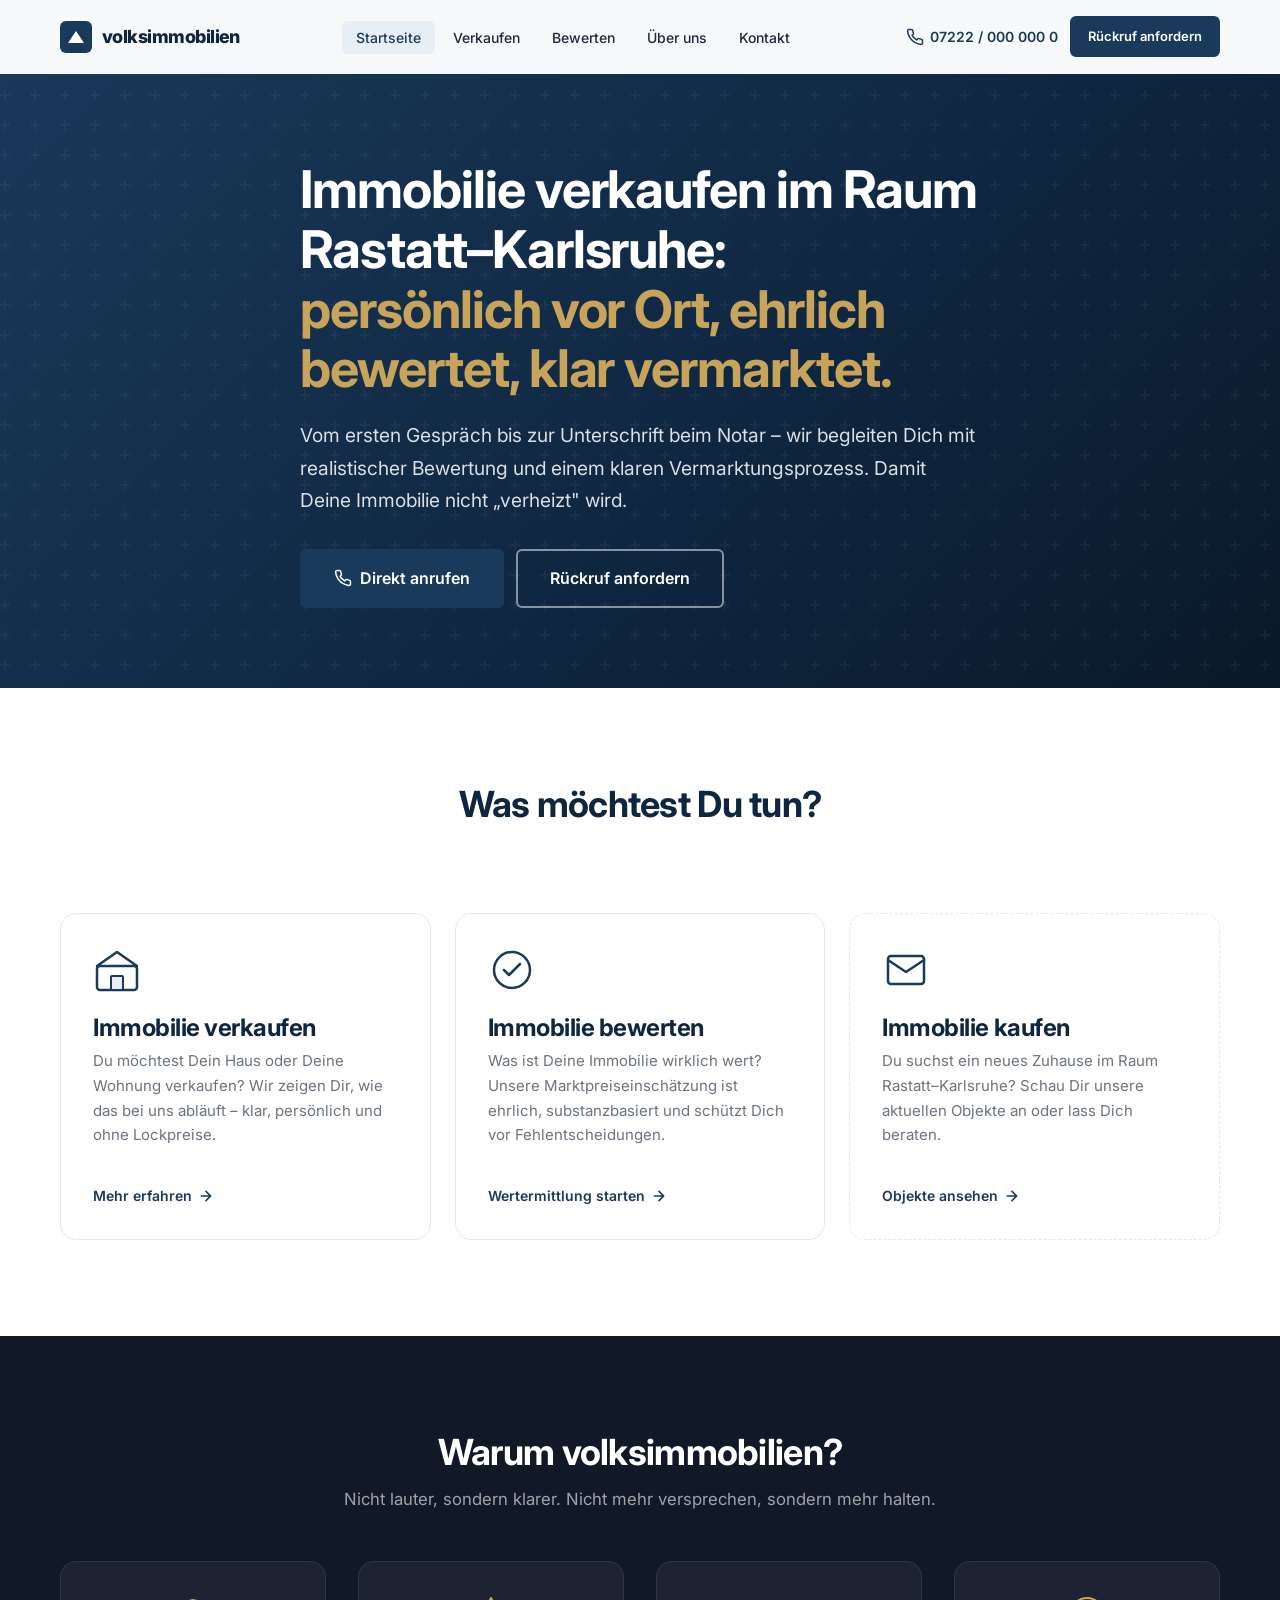
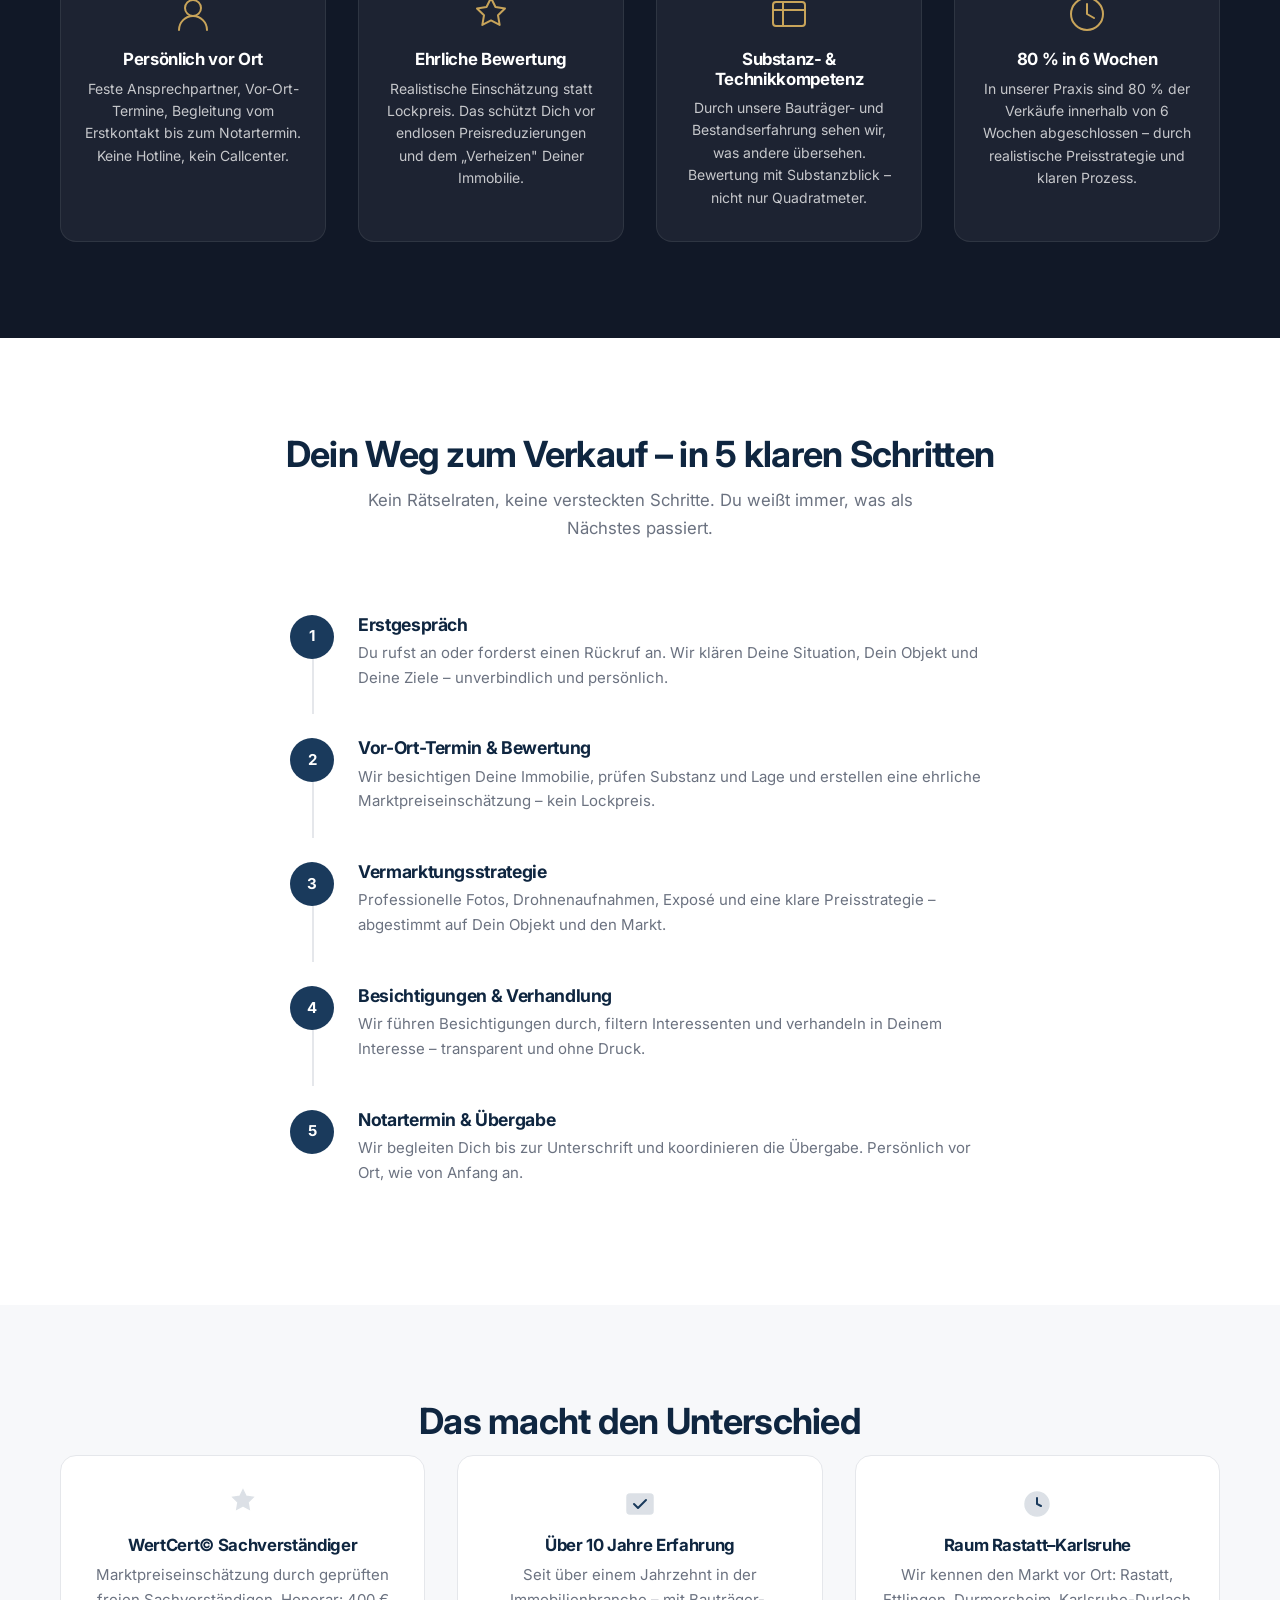
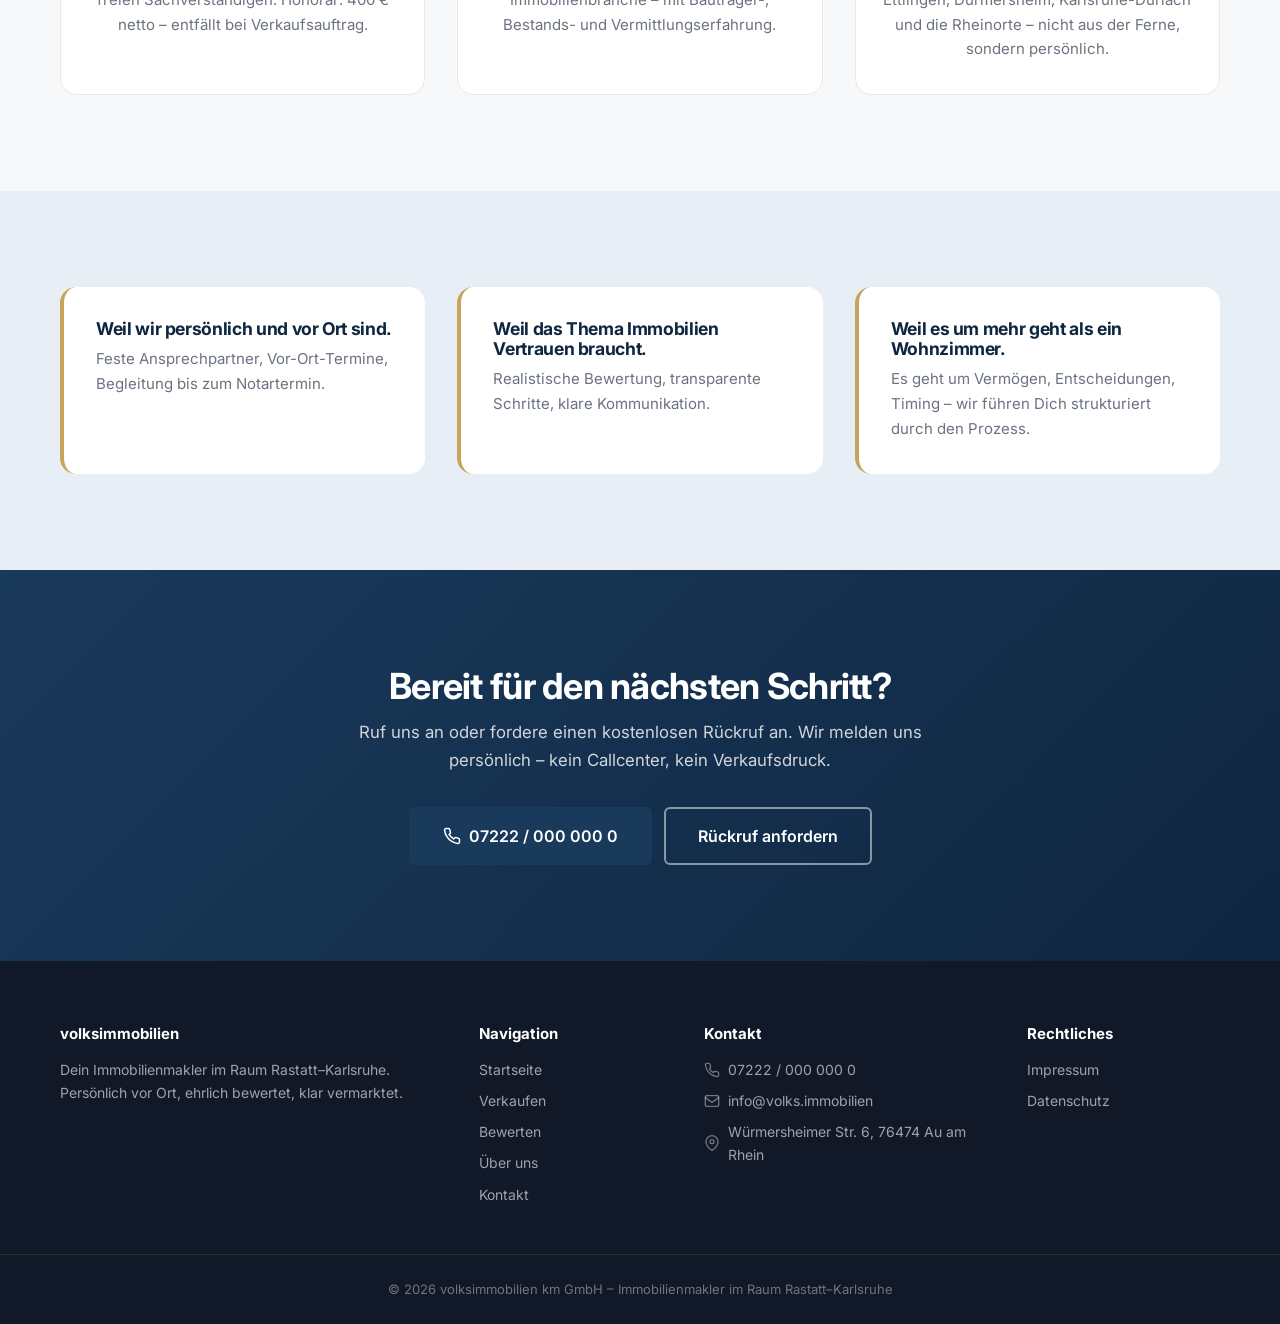
<file: index.html>
<!DOCTYPE html>
<html lang="de">
<head>
<meta charset="UTF-8">
<meta name="viewport" content="width=device-width, initial-scale=1.0">
<title>volksimmobilien – Immobilienmakler im Raum Rastatt–Karlsruhe | Persönlich vor Ort</title>
<meta name="description" content="volksimmobilien verkauft Immobilien im Raum Rastatt–Karlsruhe persönlich vor Ort – mit ehrlicher Bewertung und klarem Vermarktungsprozess. 80% der Verkäufe innerhalb von 6 Wochen.">
<link rel="canonical" href="https://volks.immobilien/">
<meta property="og:title" content="volksimmobilien – Immobilienmakler im Raum Rastatt–Karlsruhe">
<meta property="og:description" content="Persönlich vor Ort, ehrlich bewertet, klar vermarktet. Dein Immobilienmakler für Verkauf und Wertermittlung.">
<meta property="og:type" content="website">
<meta property="og:url" content="https://volks.immobilien/">
<link rel="preconnect" href="https://fonts.googleapis.com">
<link rel="preconnect" href="https://fonts.gstatic.com" crossorigin>
<link href="https://fonts.googleapis.com/css2?family=Inter:wght@400;500;600;700;800&display=swap" rel="stylesheet">
<link rel="stylesheet" href="css/style.css">
<script type="application/ld+json">
{
  "@context": "https://schema.org",
  "@type": "RealEstateAgent",
  "name": "volksimmobilien km GmbH",
  "url": "https://volks.immobilien/",
  "telephone": "+4972220000000",
  "address": {
    "@type": "PostalAddress",
    "streetAddress": "Würmersheimer Straße 6",
    "addressLocality": "Au am Rhein",
    "postalCode": "76474",
    "addressRegion": "Baden-Württemberg",
    "addressCountry": "DE"
  },
  "areaServed": [
    {"@type": "City", "name": "Rastatt"},
    {"@type": "City", "name": "Karlsruhe"},
    {"@type": "City", "name": "Ettlingen"},
    {"@type": "City", "name": "Durmersheim"}
  ],
  "description": "Immobilienmakler im Raum Rastatt–Karlsruhe. Persönlich vor Ort, ehrliche Bewertung, klarer Vermarktungsprozess.",
  "priceRange": "$$"
}
</script>
</head>
<body>
<a href="#main" class="skip-link">Zum Inhalt springen</a>

<header class="site-header" id="siteHeader">
  <div class="header-inner">
    <a href="index.html" class="logo" aria-label="volksimmobilien Startseite">
      <svg width="32" height="32" viewBox="0 0 32 32" fill="none" aria-hidden="true"><rect width="32" height="32" rx="6" fill="var(--color-primary)"/><path d="M8 22L16 10l8 12H8z" fill="white"/></svg>
      <span class="logo-text">volksimmobilien</span>
    </a>
    <nav class="main-nav" id="mainNav" aria-label="Hauptnavigation">
      <ul class="nav-list">
        <li><a href="index.html" class="nav-link active">Startseite</a></li>
        <li><a href="verkaufen.html" class="nav-link">Verkaufen</a></li>
        <li><a href="bewerten.html" class="nav-link">Bewerten</a></li>
        <li><a href="ueber-uns.html" class="nav-link">Über uns</a></li>
        <li><a href="kontakt.html" class="nav-link">Kontakt</a></li>
      </ul>
    </nav>
    <div class="header-actions">
      <a href="tel:+4972220000000" class="header-phone" aria-label="Jetzt anrufen">
        <svg width="18" height="18" viewBox="0 0 24 24" fill="none" stroke="currentColor" stroke-width="2" stroke-linecap="round" stroke-linejoin="round" aria-hidden="true"><path d="M22 16.92v3a2 2 0 01-2.18 2 19.79 19.79 0 01-8.63-3.07 19.5 19.5 0 01-6-6 19.79 19.79 0 01-3.07-8.67A2 2 0 014.11 2h3a2 2 0 012 1.72c.127.96.361 1.903.7 2.81a2 2 0 01-.45 2.11L8.09 9.91a16 16 0 006 6l1.27-1.27a2 2 0 012.11-.45c.907.339 1.85.573 2.81.7A2 2 0 0122 16.92z"/></svg>
        <span>07222 / 000 000 0</span>
      </a>
      <a href="kontakt.html" class="btn btn-primary btn-sm header-cta">Rückruf anfordern</a>
      <button class="hamburger" id="hamburger" aria-label="Menü öffnen" aria-expanded="false">
        <span></span><span></span><span></span>
      </button>
    </div>
  </div>
</header>

<div class="mobile-overlay" id="mobileOverlay">
  <nav aria-label="Mobile Navigation">
    <ul class="mobile-nav-list">
      <li><a href="index.html" class="active">Startseite</a></li>
      <li><a href="verkaufen.html">Verkaufen</a></li>
      <li><a href="bewerten.html">Bewerten</a></li>
      <li><a href="ueber-uns.html">Über uns</a></li>
      <li><a href="kontakt.html">Kontakt</a></li>
    </ul>
    <a href="tel:+4972220000000" class="mobile-phone-link">
      <svg width="20" height="20" viewBox="0 0 24 24" fill="none" stroke="currentColor" stroke-width="2" stroke-linecap="round" stroke-linejoin="round" aria-hidden="true"><path d="M22 16.92v3a2 2 0 01-2.18 2 19.79 19.79 0 01-8.63-3.07 19.5 19.5 0 01-6-6 19.79 19.79 0 01-3.07-8.67A2 2 0 014.11 2h3a2 2 0 012 1.72c.127.96.361 1.903.7 2.81a2 2 0 01-.45 2.11L8.09 9.91a16 16 0 006 6l1.27-1.27a2 2 0 012.11-.45c.907.339 1.85.573 2.81.7A2 2 0 0122 16.92z"/></svg>
      07222 / 000 000 0
    </a>
    <a href="kontakt.html" class="btn btn-primary" style="width:100%;text-align:center;margin-top:1rem;">Rückruf anfordern</a>
  </nav>
</div>

<main id="main">
  <!-- HERO -->
  <section class="hero">
    <div class="hero-bg"></div>
    <div class="container hero-content">
      <h1 class="hero-title reveal">Immobilie verkaufen im Raum Rastatt–Karlsruhe:<br><span class="text-accent">persönlich vor Ort, ehrlich bewertet, klar vermarktet.</span></h1>
      <p class="hero-sub reveal">Vom ersten Gespräch bis zur Unterschrift beim Notar – wir begleiten Dich mit realistischer Bewertung und einem klaren Vermarktungsprozess. Damit Deine Immobilie nicht „verheizt" wird.</p>
      <div class="hero-actions reveal">
        <a href="tel:+4972220000000" class="btn btn-primary btn-lg">
          <svg width="18" height="18" viewBox="0 0 24 24" fill="none" stroke="currentColor" stroke-width="2" stroke-linecap="round" stroke-linejoin="round" aria-hidden="true"><path d="M22 16.92v3a2 2 0 01-2.18 2 19.79 19.79 0 01-8.63-3.07 19.5 19.5 0 01-6-6 19.79 19.79 0 01-3.07-8.67A2 2 0 014.11 2h3a2 2 0 012 1.72c.127.96.361 1.903.7 2.81a2 2 0 01-.45 2.11L8.09 9.91a16 16 0 006 6l1.27-1.27a2 2 0 012.11-.45c.907.339 1.85.573 2.81.7A2 2 0 0122 16.92z"/></svg>
          Direkt anrufen
        </a>
        <a href="kontakt.html" class="btn btn-outline btn-lg">Rückruf anfordern</a>
      </div>
    </div>
  </section>

  <!-- INTENT TRENNUNG -->
  <section class="section intent-section">
    <div class="container">
      <h2 class="section-title reveal">Was möchtest Du tun?</h2>
      <p class="section-sub reveal">Wähle Deinen Weg – wir führen Dich Schritt für Schritt.</p>
      <div class="intent-grid">
        <a href="verkaufen.html" class="intent-card reveal">
          <div class="intent-icon">
            <svg width="48" height="48" viewBox="0 0 48 48" fill="none" aria-hidden="true"><rect x="4" y="20" width="40" height="24" rx="3" stroke="var(--color-primary)" stroke-width="2.5" fill="none"/><path d="M4 20L24 6l20 14" stroke="var(--color-primary)" stroke-width="2.5" fill="none" stroke-linecap="round" stroke-linejoin="round"/><rect x="18" y="30" width="12" height="14" rx="1" stroke="var(--color-primary)" stroke-width="2" fill="var(--color-primary-light)"/></svg>
          </div>
          <h3>Immobilie verkaufen</h3>
          <p>Du möchtest Dein Haus oder Deine Wohnung verkaufen? Wir zeigen Dir, wie das bei uns abläuft – klar, persönlich und ohne Lockpreise.</p>
          <span class="intent-link">Mehr erfahren <svg width="16" height="16" viewBox="0 0 24 24" fill="none" stroke="currentColor" stroke-width="2.5" stroke-linecap="round" stroke-linejoin="round" aria-hidden="true"><path d="M5 12h14M12 5l7 7-7 7"/></svg></span>
        </a>
        <a href="bewerten.html" class="intent-card reveal">
          <div class="intent-icon">
            <svg width="48" height="48" viewBox="0 0 48 48" fill="none" aria-hidden="true"><circle cx="24" cy="24" r="18" stroke="var(--color-primary)" stroke-width="2.5" fill="none"/><path d="M16 24l5 5 11-11" stroke="var(--color-primary)" stroke-width="2.5" fill="none" stroke-linecap="round" stroke-linejoin="round"/></svg>
          </div>
          <h3>Immobilie bewerten</h3>
          <p>Was ist Deine Immobilie wirklich wert? Unsere Marktpreiseinschätzung ist ehrlich, substanzbasiert und schützt Dich vor Fehlentscheidungen.</p>
          <span class="intent-link">Wertermittlung starten <svg width="16" height="16" viewBox="0 0 24 24" fill="none" stroke="currentColor" stroke-width="2.5" stroke-linecap="round" stroke-linejoin="round" aria-hidden="true"><path d="M5 12h14M12 5l7 7-7 7"/></svg></span>
        </a>
        <a href="kontakt.html" class="intent-card intent-card--secondary reveal">
          <div class="intent-icon">
            <svg width="48" height="48" viewBox="0 0 48 48" fill="none" aria-hidden="true"><rect x="6" y="10" width="36" height="28" rx="3" stroke="var(--color-primary)" stroke-width="2.5" fill="none"/><path d="M6 14l18 12 18-12" stroke="var(--color-primary)" stroke-width="2.5" fill="none" stroke-linecap="round" stroke-linejoin="round"/></svg>
          </div>
          <h3>Immobilie kaufen</h3>
          <p>Du suchst ein neues Zuhause im Raum Rastatt–Karlsruhe? Schau Dir unsere aktuellen Objekte an oder lass Dich beraten.</p>
          <span class="intent-link">Objekte ansehen <svg width="16" height="16" viewBox="0 0 24 24" fill="none" stroke="currentColor" stroke-width="2.5" stroke-linecap="round" stroke-linejoin="round" aria-hidden="true"><path d="M5 12h14M12 5l7 7-7 7"/></svg></span>
        </a>
      </div>
    </div>
  </section>

  <!-- USP SECTION -->
  <section class="section section-dark usp-section">
    <div class="container">
      <h2 class="section-title reveal">Warum volksimmobilien?</h2>
      <p class="section-sub reveal">Nicht lauter, sondern klarer. Nicht mehr versprechen, sondern mehr halten.</p>
      <div class="usp-grid">
        <div class="usp-card reveal">
          <div class="usp-icon">
            <svg width="40" height="40" viewBox="0 0 40 40" fill="none" aria-hidden="true"><circle cx="20" cy="14" r="8" stroke="var(--color-accent)" stroke-width="2" fill="none"/><path d="M6 36c0-7.732 6.268-14 14-14s14 6.268 14 14" stroke="var(--color-accent)" stroke-width="2" fill="none" stroke-linecap="round"/></svg>
          </div>
          <h3>Persönlich vor Ort</h3>
          <p>Feste Ansprechpartner, Vor-Ort-Termine, Begleitung vom Erstkontakt bis zum Notartermin. Keine Hotline, kein Callcenter.</p>
        </div>
        <div class="usp-card reveal">
          <div class="usp-icon">
            <svg width="40" height="40" viewBox="0 0 40 40" fill="none" aria-hidden="true"><path d="M20 4l4.472 9.056L34 14.472l-7 6.82 1.652 9.636L20 26.472l-8.652 4.456L13 21.292l-7-6.82 9.528-1.416L20 4z" stroke="var(--color-accent)" stroke-width="2" fill="none" stroke-linejoin="round"/></svg>
          </div>
          <h3>Ehrliche Bewertung</h3>
          <p>Realistische Einschätzung statt Lockpreis. Das schützt Dich vor endlosen Preisreduzierungen und dem „Verheizen" Deiner Immobilie.</p>
        </div>
        <div class="usp-card reveal">
          <div class="usp-icon">
            <svg width="40" height="40" viewBox="0 0 40 40" fill="none" aria-hidden="true"><rect x="4" y="8" width="32" height="24" rx="3" stroke="var(--color-accent)" stroke-width="2" fill="none"/><path d="M4 16h32M14 8v24" stroke="var(--color-accent)" stroke-width="2" stroke-linecap="round"/></svg>
          </div>
          <h3>Substanz- &amp; Technikkompetenz</h3>
          <p>Durch unsere Bauträger- und Bestandserfahrung sehen wir, was andere übersehen. Bewertung mit Substanzblick – nicht nur Quadratmeter.</p>
        </div>
        <div class="usp-card reveal">
          <div class="usp-icon">
            <svg width="40" height="40" viewBox="0 0 40 40" fill="none" aria-hidden="true"><circle cx="20" cy="20" r="16" stroke="var(--color-accent)" stroke-width="2" fill="none"/><path d="M20 10v10l7 4" stroke="var(--color-accent)" stroke-width="2" fill="none" stroke-linecap="round" stroke-linejoin="round"/></svg>
          </div>
          <h3>80 % in 6 Wochen</h3>
          <p>In unserer Praxis sind 80 % der Verkäufe innerhalb von 6 Wochen abgeschlossen – durch realistische Preisstrategie und klaren Prozess.</p>
        </div>
      </div>
    </div>
  </section>

  <!-- PROZESS SECTION -->
  <section class="section process-section">
    <div class="container">
      <h2 class="section-title reveal">Dein Weg zum Verkauf – in 5 klaren Schritten</h2>
      <p class="section-sub reveal">Kein Rätselraten, keine versteckten Schritte. Du weißt immer, was als Nächstes passiert.</p>
      <div class="process-timeline">
        <div class="process-step reveal">
          <div class="step-number">1</div>
          <div class="step-content">
            <h3>Erstgespräch</h3>
            <p>Du rufst an oder forderst einen Rückruf an. Wir klären Deine Situation, Dein Objekt und Deine Ziele – unverbindlich und persönlich.</p>
          </div>
        </div>
        <div class="process-step reveal">
          <div class="step-number">2</div>
          <div class="step-content">
            <h3>Vor-Ort-Termin &amp; Bewertung</h3>
            <p>Wir besichtigen Deine Immobilie, prüfen Substanz und Lage und erstellen eine ehrliche Marktpreiseinschätzung – kein Lockpreis.</p>
          </div>
        </div>
        <div class="process-step reveal">
          <div class="step-number">3</div>
          <div class="step-content">
            <h3>Vermarktungsstrategie</h3>
            <p>Professionelle Fotos, Drohnenaufnahmen, Exposé und eine klare Preisstrategie – abgestimmt auf Dein Objekt und den Markt.</p>
          </div>
        </div>
        <div class="process-step reveal">
          <div class="step-number">4</div>
          <div class="step-content">
            <h3>Besichtigungen &amp; Verhandlung</h3>
            <p>Wir führen Besichtigungen durch, filtern Interessenten und verhandeln in Deinem Interesse – transparent und ohne Druck.</p>
          </div>
        </div>
        <div class="process-step reveal">
          <div class="step-number">5</div>
          <div class="step-content">
            <h3>Notartermin &amp; Übergabe</h3>
            <p>Wir begleiten Dich bis zur Unterschrift und koordinieren die Übergabe. Persönlich vor Ort, wie von Anfang an.</p>
          </div>
        </div>
      </div>
    </div>
  </section>

  <!-- TRUST SECTION -->
  <section class="section section-light trust-section">
    <div class="container">
      <h2 class="section-title reveal">Das macht den Unterschied</h2>
      <div class="trust-grid">
        <div class="trust-item reveal">
          <div class="trust-badge">
            <svg width="32" height="32" viewBox="0 0 32 32" fill="none" aria-hidden="true"><path d="M16 2l3.09 6.26L26 9.27l-5 4.87 1.18 6.88L16 17.77l-6.18 3.25L11 14.14l-5-4.87 6.91-1.01L16 2z" fill="var(--color-primary)" opacity=".15" stroke="var(--color-primary)" stroke-width="1.5"/></svg>
          </div>
          <h3>WertCert© Sachverständiger</h3>
          <p>Marktpreiseinschätzung durch geprüften freien Sachverständigen. Honorar: 400 € netto – entfällt bei Verkaufsauftrag.</p>
        </div>
        <div class="trust-item reveal">
          <div class="trust-badge">
            <svg width="32" height="32" viewBox="0 0 32 32" fill="none" aria-hidden="true"><rect x="3" y="6" width="26" height="20" rx="3" stroke="var(--color-primary)" stroke-width="1.5" fill="var(--color-primary)" opacity=".15"/><path d="M10 16l4 4 8-8" stroke="var(--color-primary)" stroke-width="2" fill="none" stroke-linecap="round" stroke-linejoin="round"/></svg>
          </div>
          <h3>Über 10 Jahre Erfahrung</h3>
          <p>Seit über einem Jahrzehnt in der Immobilienbranche – mit Bauträger-, Bestands- und Vermittlungserfahrung.</p>
        </div>
        <div class="trust-item reveal">
          <div class="trust-badge">
            <svg width="32" height="32" viewBox="0 0 32 32" fill="none" aria-hidden="true"><circle cx="16" cy="16" r="12" stroke="var(--color-primary)" stroke-width="1.5" fill="var(--color-primary)" opacity=".15"/><path d="M16 10v6l4 2" stroke="var(--color-primary)" stroke-width="2" fill="none" stroke-linecap="round"/></svg>
          </div>
          <h3>Raum Rastatt–Karlsruhe</h3>
          <p>Wir kennen den Markt vor Ort: Rastatt, Ettlingen, Durmersheim, Karlsruhe-Durlach und die Rheinorte – nicht aus der Ferne, sondern persönlich.</p>
        </div>
      </div>
    </div>
  </section>

  <!-- WEIL SECTION -->
  <section class="section weil-section">
    <div class="container">
      <div class="weil-grid">
        <div class="weil-item reveal">
          <h3 class="weil-claim">Weil wir persönlich und vor Ort sind.</h3>
          <p>Feste Ansprechpartner, Vor-Ort-Termine, Begleitung bis zum Notartermin.</p>
        </div>
        <div class="weil-item reveal">
          <h3 class="weil-claim">Weil das Thema Immobilien Vertrauen braucht.</h3>
          <p>Realistische Bewertung, transparente Schritte, klare Kommunikation.</p>
        </div>
        <div class="weil-item reveal">
          <h3 class="weil-claim">Weil es um mehr geht als ein Wohnzimmer.</h3>
          <p>Es geht um Vermögen, Entscheidungen, Timing – wir führen Dich strukturiert durch den Prozess.</p>
        </div>
      </div>
    </div>
  </section>

  <!-- CTA BANNER -->
  <section class="section cta-banner">
    <div class="container cta-banner-inner reveal">
      <h2>Bereit für den nächsten Schritt?</h2>
      <p>Ruf uns an oder fordere einen kostenlosen Rückruf an. Wir melden uns persönlich – kein Callcenter, kein Verkaufsdruck.</p>
      <div class="cta-banner-actions">
        <a href="tel:+4972220000000" class="btn btn-primary btn-lg">
          <svg width="18" height="18" viewBox="0 0 24 24" fill="none" stroke="currentColor" stroke-width="2" stroke-linecap="round" stroke-linejoin="round" aria-hidden="true"><path d="M22 16.92v3a2 2 0 01-2.18 2 19.79 19.79 0 01-8.63-3.07 19.5 19.5 0 01-6-6 19.79 19.79 0 01-3.07-8.67A2 2 0 014.11 2h3a2 2 0 012 1.72c.127.96.361 1.903.7 2.81a2 2 0 01-.45 2.11L8.09 9.91a16 16 0 006 6l1.27-1.27a2 2 0 012.11-.45c.907.339 1.85.573 2.81.7A2 2 0 0122 16.92z"/></svg>
          07222 / 000 000 0
        </a>
        <a href="kontakt.html" class="btn btn-outline btn-lg">Rückruf anfordern</a>
      </div>
    </div>
  </section>
</main>

<footer class="site-footer">
  <div class="container footer-grid">
    <div class="footer-col">
      <h4>volksimmobilien</h4>
      <p>Dein Immobilienmakler im Raum Rastatt–Karlsruhe. Persönlich vor Ort, ehrlich bewertet, klar vermarktet.</p>
    </div>
    <div class="footer-col">
      <h4>Navigation</h4>
      <ul>
        <li><a href="index.html">Startseite</a></li>
        <li><a href="verkaufen.html">Verkaufen</a></li>
        <li><a href="bewerten.html">Bewerten</a></li>
        <li><a href="ueber-uns.html">Über uns</a></li>
        <li><a href="kontakt.html">Kontakt</a></li>
      </ul>
    </div>
    <div class="footer-col">
      <h4>Kontakt</h4>
      <ul>
        <li>
          <svg width="16" height="16" viewBox="0 0 24 24" fill="none" stroke="currentColor" stroke-width="2" stroke-linecap="round" stroke-linejoin="round" aria-hidden="true"><path d="M22 16.92v3a2 2 0 01-2.18 2 19.79 19.79 0 01-8.63-3.07 19.5 19.5 0 01-6-6 19.79 19.79 0 01-3.07-8.67A2 2 0 014.11 2h3a2 2 0 012 1.72c.127.96.361 1.903.7 2.81a2 2 0 01-.45 2.11L8.09 9.91a16 16 0 006 6l1.27-1.27a2 2 0 012.11-.45c.907.339 1.85.573 2.81.7A2 2 0 0122 16.92z"/></svg>
          <a href="tel:+4972220000000">07222 / 000 000 0</a>
        </li>
        <li>
          <svg width="16" height="16" viewBox="0 0 24 24" fill="none" stroke="currentColor" stroke-width="2" stroke-linecap="round" stroke-linejoin="round" aria-hidden="true"><rect x="2" y="4" width="20" height="16" rx="2"/><path d="M22 7l-10 7L2 7"/></svg>
          <a href="mailto:info@volks.immobilien">info@volks.immobilien</a>
        </li>
        <li>
          <svg width="16" height="16" viewBox="0 0 24 24" fill="none" stroke="currentColor" stroke-width="2" stroke-linecap="round" stroke-linejoin="round" aria-hidden="true"><path d="M21 10c0 7-9 13-9 13s-9-6-9-13a9 9 0 0118 0z"/><circle cx="12" cy="10" r="3"/></svg>
          Würmersheimer Str. 6, 76474 Au am Rhein
        </li>
      </ul>
    </div>
    <div class="footer-col">
      <h4>Rechtliches</h4>
      <ul>
        <li><a href="impressum.html">Impressum</a></li>
        <li><a href="datenschutz.html">Datenschutz</a></li>
      </ul>
    </div>
  </div>
  <div class="footer-bottom">
    <div class="container">
      <p>&copy; <span id="currentYear"></span> volksimmobilien km GmbH – Immobilienmakler im Raum Rastatt–Karlsruhe</p>
    </div>
  </div>
</footer>

<script src="js/main.js"></script>
</body>
</html>
</file>
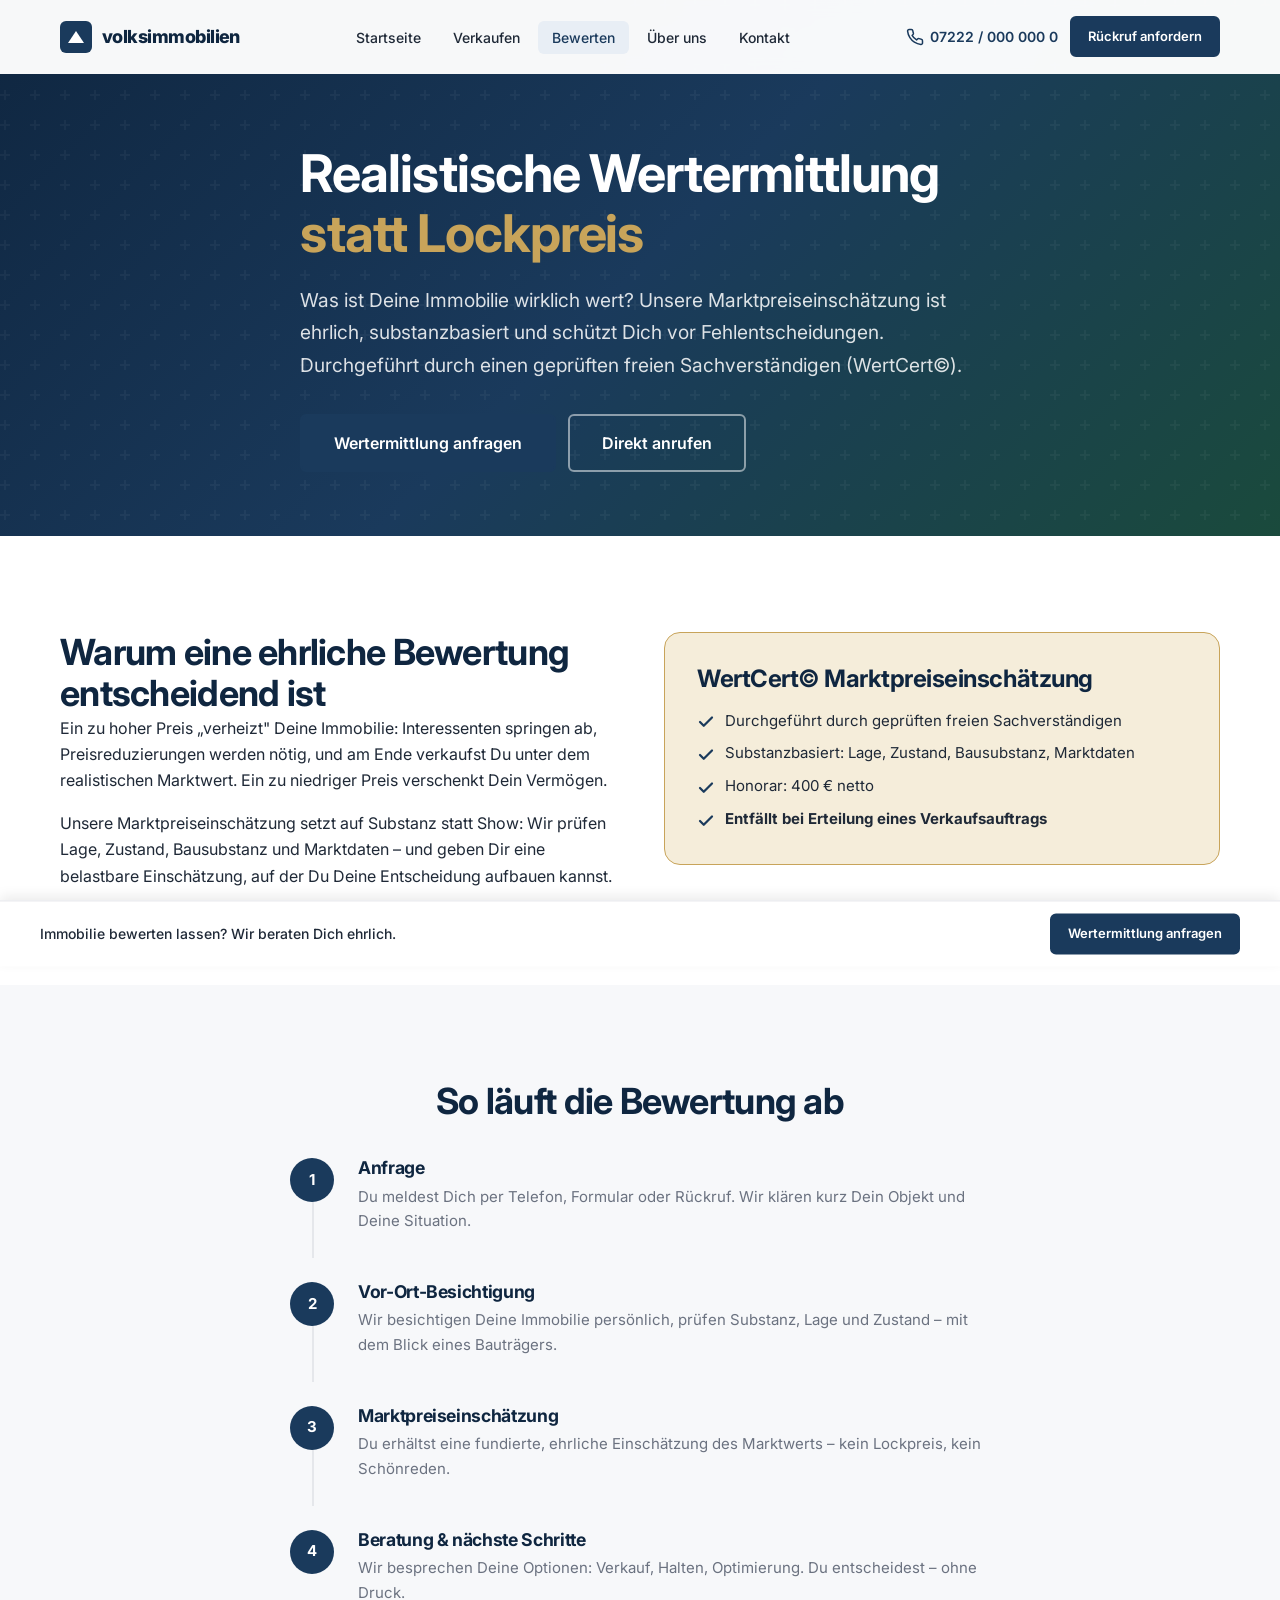
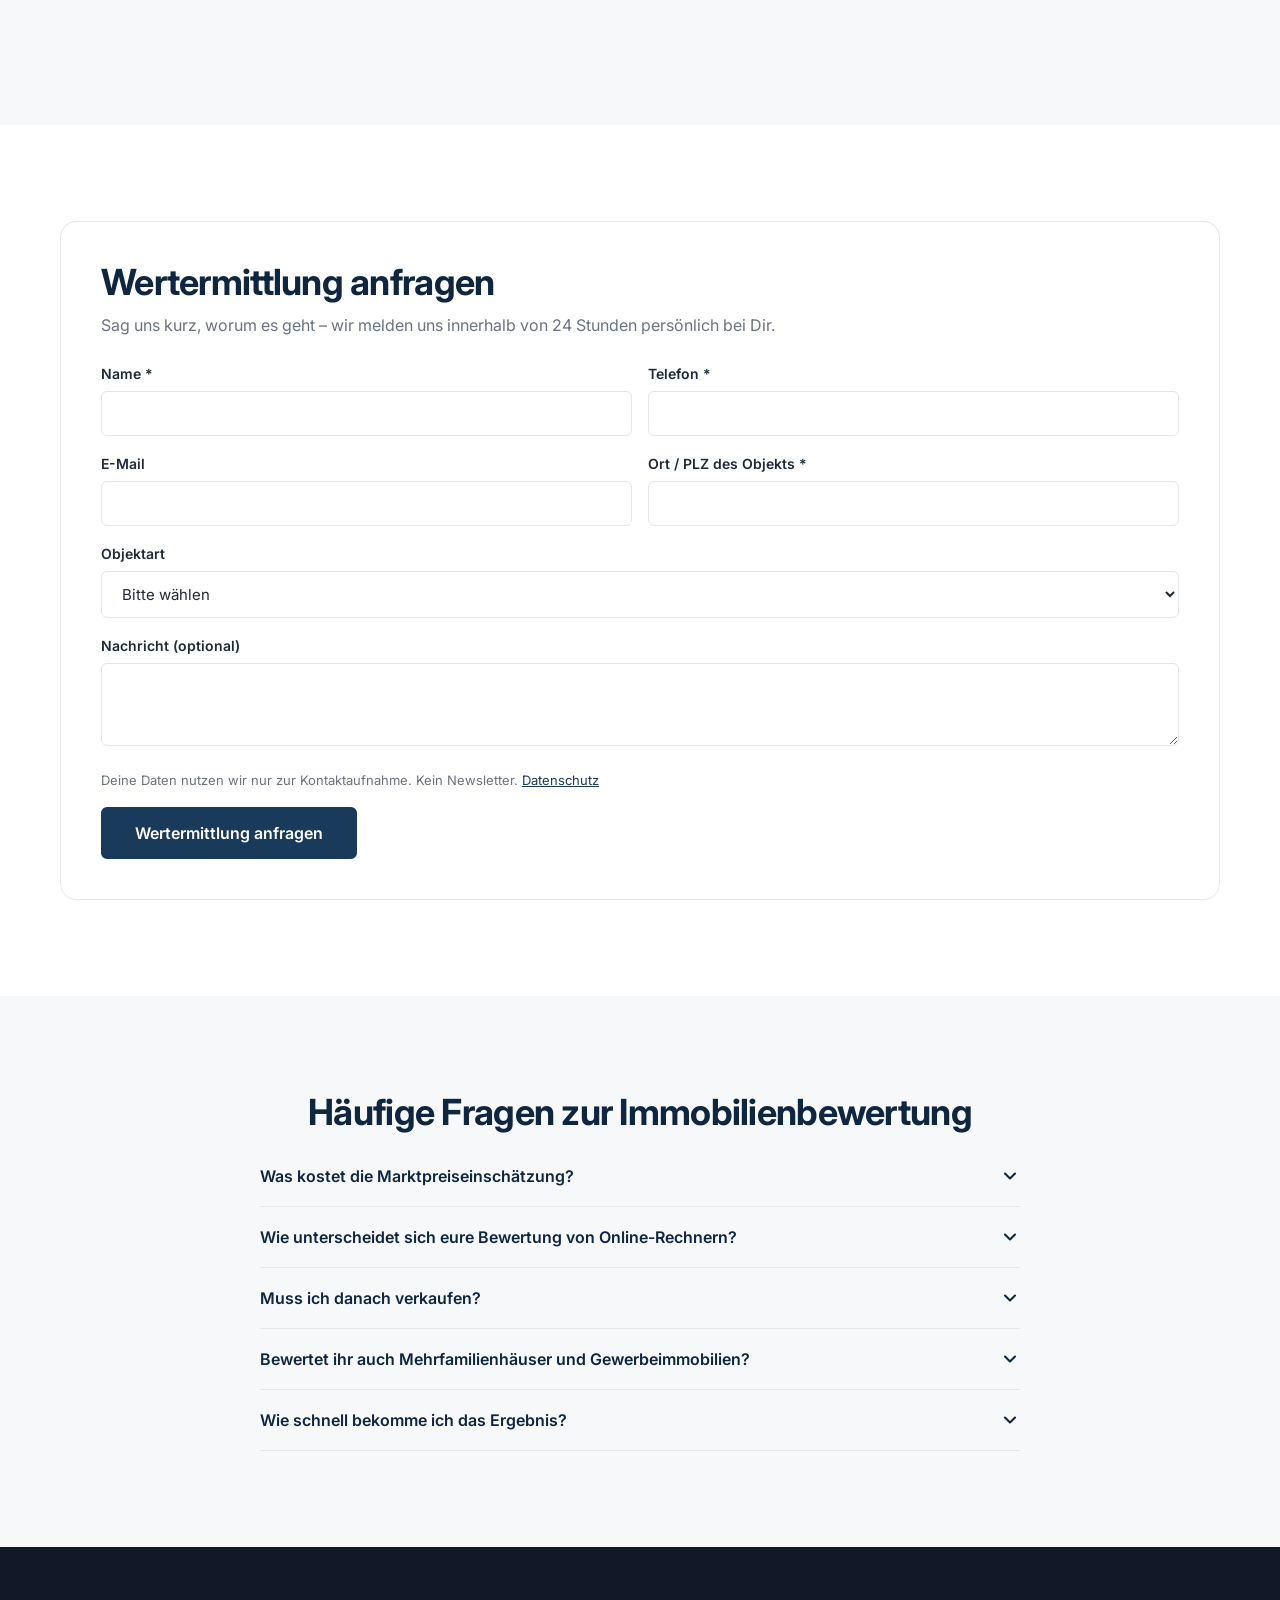
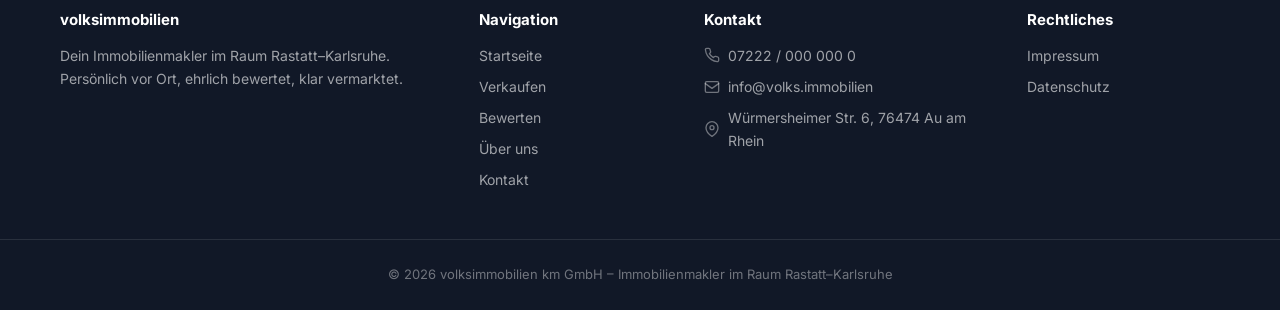
<file: bewerten.html>
<!DOCTYPE html>
<html lang="de">
<head>
<meta charset="UTF-8">
<meta name="viewport" content="width=device-width, initial-scale=1.0">
<title>Immobilienbewertung im Raum Rastatt–Karlsruhe | volksimmobilien</title>
<meta name="description" content="Ehrliche Immobilienbewertung statt Lockpreis: Marktpreiseinschätzung durch WertCert© Sachverständigen. 400 € netto – entfällt bei Verkaufsauftrag.">
<link rel="canonical" href="https://volks.immobilien/bewerten.html">
<meta property="og:title" content="Immobilienbewertung | volksimmobilien">
<meta property="og:description" content="Realistische Wertermittlung statt Lockpreis – damit Deine Immobilie nicht verheizt wird.">
<meta property="og:type" content="website">
<link rel="preconnect" href="https://fonts.googleapis.com">
<link rel="preconnect" href="https://fonts.gstatic.com" crossorigin>
<link href="https://fonts.googleapis.com/css2?family=Inter:wght@400;500;600;700;800&display=swap" rel="stylesheet">
<link rel="stylesheet" href="css/style.css">
</head>
<body>
<a href="#main" class="skip-link">Zum Inhalt springen</a>

<header class="site-header" id="siteHeader">
  <div class="header-inner">
    <a href="index.html" class="logo" aria-label="volksimmobilien Startseite">
      <svg width="32" height="32" viewBox="0 0 32 32" fill="none" aria-hidden="true"><rect width="32" height="32" rx="6" fill="var(--color-primary)"/><path d="M8 22L16 10l8 12H8z" fill="white"/></svg>
      <span class="logo-text">volksimmobilien</span>
    </a>
    <nav class="main-nav" id="mainNav" aria-label="Hauptnavigation">
      <ul class="nav-list">
        <li><a href="index.html" class="nav-link">Startseite</a></li>
        <li><a href="verkaufen.html" class="nav-link">Verkaufen</a></li>
        <li><a href="bewerten.html" class="nav-link active">Bewerten</a></li>
        <li><a href="ueber-uns.html" class="nav-link">Über uns</a></li>
        <li><a href="kontakt.html" class="nav-link">Kontakt</a></li>
      </ul>
    </nav>
    <div class="header-actions">
      <a href="tel:+4972220000000" class="header-phone" aria-label="Jetzt anrufen">
        <svg width="18" height="18" viewBox="0 0 24 24" fill="none" stroke="currentColor" stroke-width="2" stroke-linecap="round" stroke-linejoin="round" aria-hidden="true"><path d="M22 16.92v3a2 2 0 01-2.18 2 19.79 19.79 0 01-8.63-3.07 19.5 19.5 0 01-6-6 19.79 19.79 0 01-3.07-8.67A2 2 0 014.11 2h3a2 2 0 012 1.72c.127.96.361 1.903.7 2.81a2 2 0 01-.45 2.11L8.09 9.91a16 16 0 006 6l1.27-1.27a2 2 0 012.11-.45c.907.339 1.85.573 2.81.7A2 2 0 0122 16.92z"/></svg>
        <span>07222 / 000 000 0</span>
      </a>
      <a href="kontakt.html" class="btn btn-primary btn-sm header-cta">Rückruf anfordern</a>
      <button class="hamburger" id="hamburger" aria-label="Menü öffnen" aria-expanded="false">
        <span></span><span></span><span></span>
      </button>
    </div>
  </div>
</header>

<div class="mobile-overlay" id="mobileOverlay">
  <nav aria-label="Mobile Navigation">
    <ul class="mobile-nav-list">
      <li><a href="index.html">Startseite</a></li>
      <li><a href="verkaufen.html">Verkaufen</a></li>
      <li><a href="bewerten.html" class="active">Bewerten</a></li>
      <li><a href="ueber-uns.html">Über uns</a></li>
      <li><a href="kontakt.html">Kontakt</a></li>
    </ul>
    <a href="tel:+4972220000000" class="mobile-phone-link">
      <svg width="20" height="20" viewBox="0 0 24 24" fill="none" stroke="currentColor" stroke-width="2" stroke-linecap="round" stroke-linejoin="round" aria-hidden="true"><path d="M22 16.92v3a2 2 0 01-2.18 2 19.79 19.79 0 01-8.63-3.07 19.5 19.5 0 01-6-6 19.79 19.79 0 01-3.07-8.67A2 2 0 014.11 2h3a2 2 0 012 1.72c.127.96.361 1.903.7 2.81a2 2 0 01-.45 2.11L8.09 9.91a16 16 0 006 6l1.27-1.27a2 2 0 012.11-.45c.907.339 1.85.573 2.81.7A2 2 0 0122 16.92z"/></svg>
      07222 / 000 000 0
    </a>
    <a href="kontakt.html" class="btn btn-primary" style="width:100%;text-align:center;margin-top:1rem;">Rückruf anfordern</a>
  </nav>
</div>

<main id="main">
  <section class="hero hero--sub">
    <div class="hero-bg hero-bg--bewerten"></div>
    <div class="container hero-content">
      <h1 class="hero-title reveal">Realistische Wertermittlung<br><span class="text-accent">statt Lockpreis</span></h1>
      <p class="hero-sub reveal">Was ist Deine Immobilie wirklich wert? Unsere Marktpreiseinschätzung ist ehrlich, substanzbasiert und schützt Dich vor Fehlentscheidungen. Durchgeführt durch einen geprüften freien Sachverständigen (WertCert©).</p>
      <div class="hero-actions reveal">
        <a href="#bewertung-formular" class="btn btn-primary btn-lg">Wertermittlung anfragen</a>
        <a href="tel:+4972220000000" class="btn btn-outline btn-lg">Direkt anrufen</a>
      </div>
    </div>
  </section>

  <section class="section">
    <div class="container">
      <div class="two-col">
        <div class="reveal">
          <h2>Warum eine ehrliche Bewertung entscheidend ist</h2>
          <p>Ein zu hoher Preis „verheizt" Deine Immobilie: Interessenten springen ab, Preisreduzierungen werden nötig, und am Ende verkaufst Du unter dem realistischen Marktwert. Ein zu niedriger Preis verschenkt Dein Vermögen.</p>
          <p>Unsere Marktpreiseinschätzung setzt auf Substanz statt Show: Wir prüfen Lage, Zustand, Bausubstanz und Marktdaten – und geben Dir eine belastbare Einschätzung, auf der Du Deine Entscheidung aufbauen kannst.</p>
        </div>
        <div class="reveal">
          <div class="highlight-box">
            <h3>WertCert© Marktpreiseinschätzung</h3>
            <ul class="check-list">
              <li>Durchgeführt durch geprüften freien Sachverständigen</li>
              <li>Substanzbasiert: Lage, Zustand, Bausubstanz, Marktdaten</li>
              <li>Honorar: 400 € netto</li>
              <li><strong>Entfällt bei Erteilung eines Verkaufsauftrags</strong></li>
            </ul>
          </div>
        </div>
      </div>
    </div>
  </section>

  <section class="section section-light">
    <div class="container">
      <h2 class="section-title reveal">So läuft die Bewertung ab</h2>
      <div class="process-timeline">
        <div class="process-step reveal">
          <div class="step-number">1</div>
          <div class="step-content">
            <h3>Anfrage</h3>
            <p>Du meldest Dich per Telefon, Formular oder Rückruf. Wir klären kurz Dein Objekt und Deine Situation.</p>
          </div>
        </div>
        <div class="process-step reveal">
          <div class="step-number">2</div>
          <div class="step-content">
            <h3>Vor-Ort-Besichtigung</h3>
            <p>Wir besichtigen Deine Immobilie persönlich, prüfen Substanz, Lage und Zustand – mit dem Blick eines Bauträgers.</p>
          </div>
        </div>
        <div class="process-step reveal">
          <div class="step-number">3</div>
          <div class="step-content">
            <h3>Marktpreiseinschätzung</h3>
            <p>Du erhältst eine fundierte, ehrliche Einschätzung des Marktwerts – kein Lockpreis, kein Schönreden.</p>
          </div>
        </div>
        <div class="process-step reveal">
          <div class="step-number">4</div>
          <div class="step-content">
            <h3>Beratung &amp; nächste Schritte</h3>
            <p>Wir besprechen Deine Optionen: Verkauf, Halten, Optimierung. Du entscheidest – ohne Druck.</p>
          </div>
        </div>
      </div>
    </div>
  </section>

  <!-- FORMULAR -->
  <section class="section" id="bewertung-formular">
    <div class="container">
      <div class="form-wrapper reveal">
        <h2>Wertermittlung anfragen</h2>
        <p>Sag uns kurz, worum es geht – wir melden uns innerhalb von 24 Stunden persönlich bei Dir.</p>
        <form class="contact-form" id="bewertungForm" novalidate>
          <div class="form-row">
            <div class="form-group">
              <label for="bw-name">Name *</label>
              <input type="text" id="bw-name" name="name" required autocomplete="name">
              <span class="form-error">Bitte gib Deinen Namen ein.</span>
            </div>
            <div class="form-group">
              <label for="bw-phone">Telefon *</label>
              <input type="tel" id="bw-phone" name="phone" required autocomplete="tel">
              <span class="form-error">Bitte gib Deine Telefonnummer ein.</span>
            </div>
          </div>
          <div class="form-row">
            <div class="form-group">
              <label for="bw-email">E-Mail</label>
              <input type="email" id="bw-email" name="email" autocomplete="email">
              <span class="form-error">Bitte gib eine gültige E-Mail ein.</span>
            </div>
            <div class="form-group">
              <label for="bw-ort">Ort / PLZ des Objekts *</label>
              <input type="text" id="bw-ort" name="ort" required>
              <span class="form-error">Bitte gib den Ort oder die PLZ ein.</span>
            </div>
          </div>
          <div class="form-group">
            <label for="bw-objektart">Objektart</label>
            <select id="bw-objektart" name="objektart">
              <option value="">Bitte wählen</option>
              <option value="efh">Einfamilienhaus</option>
              <option value="etw">Eigentumswohnung</option>
              <option value="mfh">Mehrfamilienhaus</option>
              <option value="gewerbe">Gewerbeimmobilie</option>
              <option value="sonstige">Sonstiges</option>
            </select>
          </div>
          <div class="form-group">
            <label for="bw-nachricht">Nachricht (optional)</label>
            <textarea id="bw-nachricht" name="nachricht" rows="3"></textarea>
          </div>
          <p class="form-privacy">Deine Daten nutzen wir nur zur Kontaktaufnahme. Kein Newsletter. <a href="datenschutz.html">Datenschutz</a></p>
          <button type="submit" class="btn btn-primary btn-lg">Wertermittlung anfragen</button>
          <div class="form-success" id="bewertungSuccess" hidden>
            <p>Vielen Dank! Wir melden uns innerhalb von 24 Stunden persönlich bei Dir.</p>
          </div>
        </form>
      </div>
    </div>
  </section>

  <!-- FAQ -->
  <section class="section section-light faq-section">
    <div class="container">
      <h2 class="section-title reveal">Häufige Fragen zur Immobilienbewertung</h2>
      <div class="faq-list">
        <div class="faq-item reveal">
          <button class="faq-question" aria-expanded="false">
            Was kostet die Marktpreiseinschätzung?
            <svg class="faq-chevron" width="20" height="20" viewBox="0 0 24 24" fill="none" stroke="currentColor" stroke-width="2.5" stroke-linecap="round" stroke-linejoin="round" aria-hidden="true"><path d="M6 9l6 6 6-6"/></svg>
          </button>
          <div class="faq-answer">
            <p>Die Marktpreiseinschätzung durch unseren geprüften freien Sachverständigen (WertCert©) kostet 400 € netto. Das Honorar entfällt vollständig bei Erteilung eines Verkaufsauftrags.</p>
          </div>
        </div>
        <div class="faq-item reveal">
          <button class="faq-question" aria-expanded="false">
            Wie unterscheidet sich eure Bewertung von Online-Rechnern?
            <svg class="faq-chevron" width="20" height="20" viewBox="0 0 24 24" fill="none" stroke="currentColor" stroke-width="2.5" stroke-linecap="round" stroke-linejoin="round" aria-hidden="true"><path d="M6 9l6 6 6-6"/></svg>
          </button>
          <div class="faq-answer">
            <p>Online-Rechner liefern grobe Schätzungen auf Basis von Durchschnittswerten. Wir besichtigen Deine Immobilie persönlich, prüfen Substanz und Zustand und berücksichtigen lokale Marktdaten. Das Ergebnis ist eine belastbare Einschätzung, auf der Du Entscheidungen treffen kannst.</p>
          </div>
        </div>
        <div class="faq-item reveal">
          <button class="faq-question" aria-expanded="false">
            Muss ich danach verkaufen?
            <svg class="faq-chevron" width="20" height="20" viewBox="0 0 24 24" fill="none" stroke="currentColor" stroke-width="2.5" stroke-linecap="round" stroke-linejoin="round" aria-hidden="true"><path d="M6 9l6 6 6-6"/></svg>
          </button>
          <div class="faq-answer">
            <p>Nein. Die Bewertung ist unabhängig von einem Verkaufsauftrag. Du entscheidest frei, ob und wann Du verkaufen möchtest.</p>
          </div>
        </div>
        <div class="faq-item reveal">
          <button class="faq-question" aria-expanded="false">
            Bewertet ihr auch Mehrfamilienhäuser und Gewerbeimmobilien?
            <svg class="faq-chevron" width="20" height="20" viewBox="0 0 24 24" fill="none" stroke="currentColor" stroke-width="2.5" stroke-linecap="round" stroke-linejoin="round" aria-hidden="true"><path d="M6 9l6 6 6-6"/></svg>
          </button>
          <div class="faq-answer">
            <p>Ja. Gerade bei Mehrfamilienhäusern und Gewerbeimmobilien ist eine substanzbasierte Bewertung entscheidend – andere Kriterien als bei EFH/ETW. Durch unsere Bauträger- und Bestandserfahrung bringen wir hier besondere Kompetenz mit.</p>
          </div>
        </div>
        <div class="faq-item reveal">
          <button class="faq-question" aria-expanded="false">
            Wie schnell bekomme ich das Ergebnis?
            <svg class="faq-chevron" width="20" height="20" viewBox="0 0 24 24" fill="none" stroke="currentColor" stroke-width="2.5" stroke-linecap="round" stroke-linejoin="round" aria-hidden="true"><path d="M6 9l6 6 6-6"/></svg>
          </button>
          <div class="faq-answer">
            <p>Nach der Vor-Ort-Besichtigung erhältst Du die Marktpreiseinschätzung in der Regel innerhalb weniger Werktage – inklusive persönlicher Besprechung der Ergebnisse.</p>
          </div>
        </div>
      </div>
    </div>
  </section>
</main>

<div class="sticky-cta-bar" id="stickyCta">
  <div class="container sticky-cta-inner">
    <span>Immobilie bewerten lassen? Wir beraten Dich ehrlich.</span>
    <a href="#bewertung-formular" class="btn btn-primary btn-sm">Wertermittlung anfragen</a>
  </div>
</div>

<footer class="site-footer">
  <div class="container footer-grid">
    <div class="footer-col">
      <h4>volksimmobilien</h4>
      <p>Dein Immobilienmakler im Raum Rastatt–Karlsruhe. Persönlich vor Ort, ehrlich bewertet, klar vermarktet.</p>
    </div>
    <div class="footer-col">
      <h4>Navigation</h4>
      <ul>
        <li><a href="index.html">Startseite</a></li>
        <li><a href="verkaufen.html">Verkaufen</a></li>
        <li><a href="bewerten.html">Bewerten</a></li>
        <li><a href="ueber-uns.html">Über uns</a></li>
        <li><a href="kontakt.html">Kontakt</a></li>
      </ul>
    </div>
    <div class="footer-col">
      <h4>Kontakt</h4>
      <ul>
        <li><svg width="16" height="16" viewBox="0 0 24 24" fill="none" stroke="currentColor" stroke-width="2" stroke-linecap="round" stroke-linejoin="round" aria-hidden="true"><path d="M22 16.92v3a2 2 0 01-2.18 2 19.79 19.79 0 01-8.63-3.07 19.5 19.5 0 01-6-6 19.79 19.79 0 01-3.07-8.67A2 2 0 014.11 2h3a2 2 0 012 1.72c.127.96.361 1.903.7 2.81a2 2 0 01-.45 2.11L8.09 9.91a16 16 0 006 6l1.27-1.27a2 2 0 012.11-.45c.907.339 1.85.573 2.81.7A2 2 0 0122 16.92z"/></svg><a href="tel:+4972220000000">07222 / 000 000 0</a></li>
        <li><svg width="16" height="16" viewBox="0 0 24 24" fill="none" stroke="currentColor" stroke-width="2" stroke-linecap="round" stroke-linejoin="round" aria-hidden="true"><rect x="2" y="4" width="20" height="16" rx="2"/><path d="M22 7l-10 7L2 7"/></svg><a href="mailto:info@volks.immobilien">info@volks.immobilien</a></li>
        <li><svg width="16" height="16" viewBox="0 0 24 24" fill="none" stroke="currentColor" stroke-width="2" stroke-linecap="round" stroke-linejoin="round" aria-hidden="true"><path d="M21 10c0 7-9 13-9 13s-9-6-9-13a9 9 0 0118 0z"/><circle cx="12" cy="10" r="3"/></svg>Würmersheimer Str. 6, 76474 Au am Rhein</li>
      </ul>
    </div>
    <div class="footer-col">
      <h4>Rechtliches</h4>
      <ul>
        <li><a href="impressum.html">Impressum</a></li>
        <li><a href="datenschutz.html">Datenschutz</a></li>
      </ul>
    </div>
  </div>
  <div class="footer-bottom">
    <div class="container">
      <p>&copy; <span id="currentYear"></span> volksimmobilien km GmbH – Immobilienmakler im Raum Rastatt–Karlsruhe</p>
    </div>
  </div>
</footer>
<script src="js/main.js"></script>
</body>
</html>
</file>
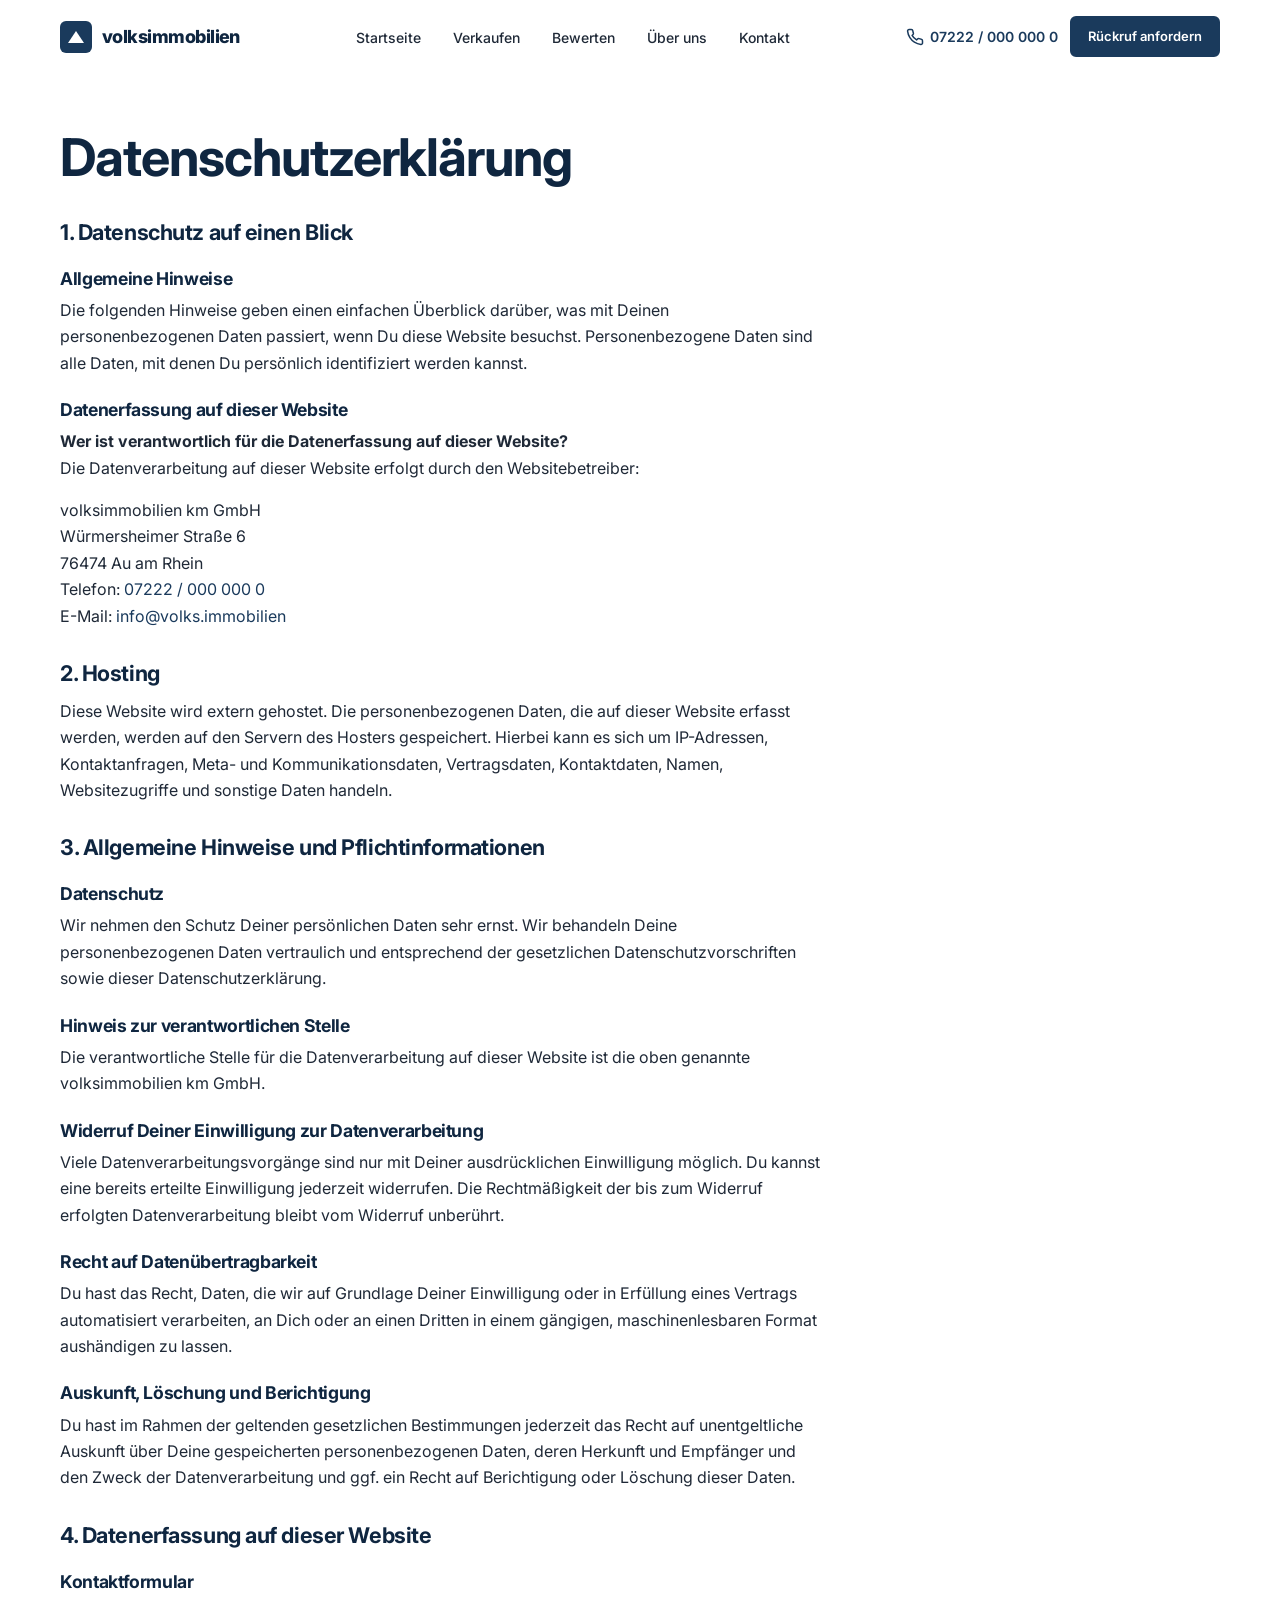
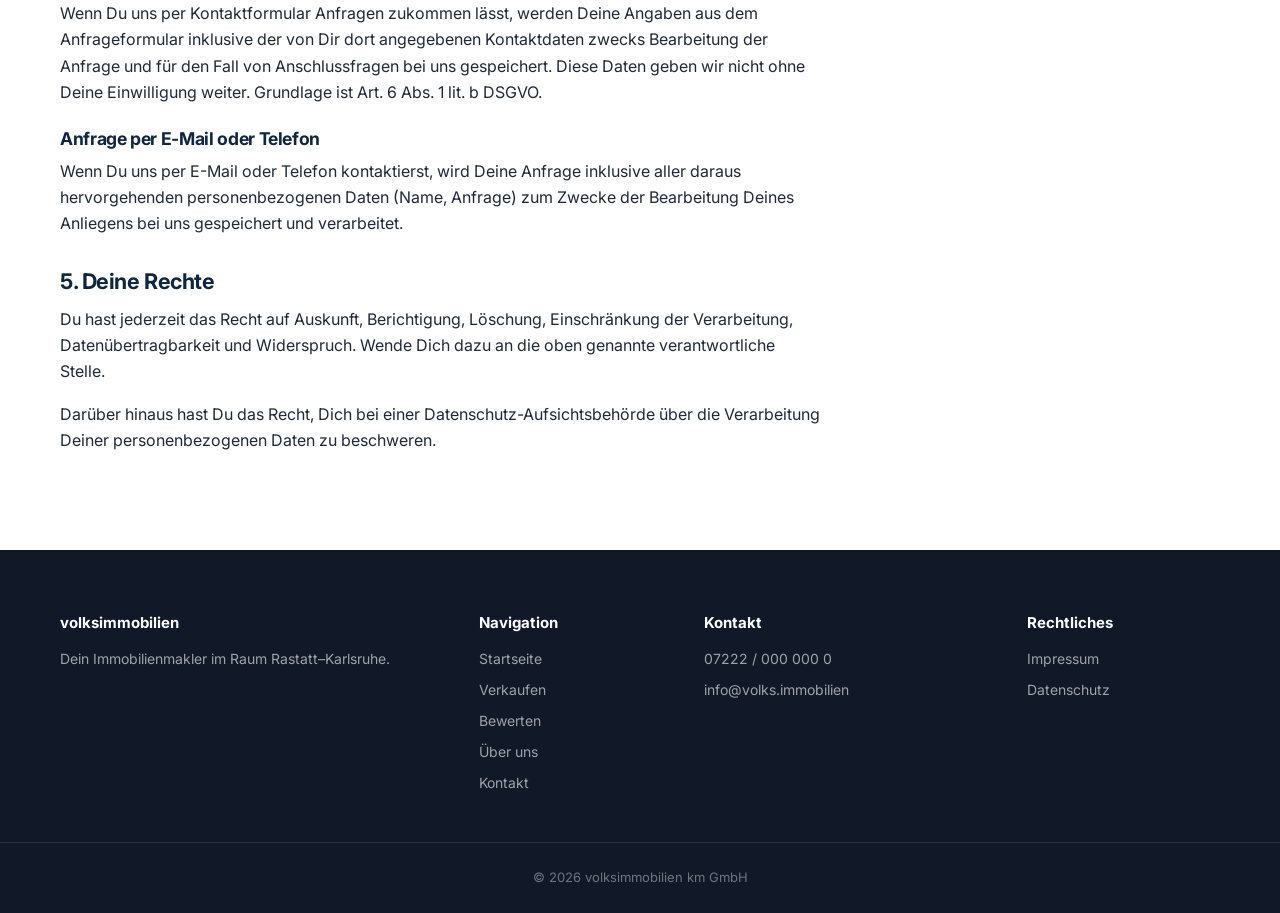
<file: datenschutz.html>
<!DOCTYPE html>
<html lang="de">
<head>
<meta charset="UTF-8">
<meta name="viewport" content="width=device-width, initial-scale=1.0">
<title>Datenschutzerklärung – volksimmobilien km GmbH</title>
<meta name="description" content="Datenschutzerklärung der volksimmobilien km GmbH gemäß DSGVO.">
<meta name="robots" content="noindex, follow">
<link rel="canonical" href="https://volks.immobilien/datenschutz.html">
<link rel="preconnect" href="https://fonts.googleapis.com">
<link rel="preconnect" href="https://fonts.gstatic.com" crossorigin>
<link href="https://fonts.googleapis.com/css2?family=Inter:wght@400;500;600;700;800&display=swap" rel="stylesheet">
<link rel="stylesheet" href="css/style.css">
</head>
<body>
<a href="#main" class="skip-link">Zum Inhalt springen</a>

<header class="site-header" id="siteHeader">
  <div class="header-inner">
    <a href="index.html" class="logo" aria-label="volksimmobilien Startseite">
      <svg width="32" height="32" viewBox="0 0 32 32" fill="none" aria-hidden="true"><rect width="32" height="32" rx="6" fill="var(--color-primary)"/><path d="M8 22L16 10l8 12H8z" fill="white"/></svg>
      <span class="logo-text">volksimmobilien</span>
    </a>
    <nav class="main-nav" id="mainNav" aria-label="Hauptnavigation">
      <ul class="nav-list">
        <li><a href="index.html" class="nav-link">Startseite</a></li>
        <li><a href="verkaufen.html" class="nav-link">Verkaufen</a></li>
        <li><a href="bewerten.html" class="nav-link">Bewerten</a></li>
        <li><a href="ueber-uns.html" class="nav-link">Über uns</a></li>
        <li><a href="kontakt.html" class="nav-link">Kontakt</a></li>
      </ul>
    </nav>
    <div class="header-actions">
      <a href="tel:+4972220000000" class="header-phone" aria-label="Jetzt anrufen">
        <svg width="18" height="18" viewBox="0 0 24 24" fill="none" stroke="currentColor" stroke-width="2" stroke-linecap="round" stroke-linejoin="round" aria-hidden="true"><path d="M22 16.92v3a2 2 0 01-2.18 2 19.79 19.79 0 01-8.63-3.07 19.5 19.5 0 01-6-6 19.79 19.79 0 01-3.07-8.67A2 2 0 014.11 2h3a2 2 0 012 1.72c.127.96.361 1.903.7 2.81a2 2 0 01-.45 2.11L8.09 9.91a16 16 0 006 6l1.27-1.27a2 2 0 012.11-.45c.907.339 1.85.573 2.81.7A2 2 0 0122 16.92z"/></svg>
        <span>07222 / 000 000 0</span>
      </a>
      <a href="kontakt.html" class="btn btn-primary btn-sm header-cta">Rückruf anfordern</a>
      <button class="hamburger" id="hamburger" aria-label="Menü öffnen" aria-expanded="false">
        <span></span><span></span><span></span>
      </button>
    </div>
  </div>
</header>

<div class="mobile-overlay" id="mobileOverlay">
  <nav aria-label="Mobile Navigation">
    <ul class="mobile-nav-list">
      <li><a href="index.html">Startseite</a></li>
      <li><a href="verkaufen.html">Verkaufen</a></li>
      <li><a href="bewerten.html">Bewerten</a></li>
      <li><a href="ueber-uns.html">Über uns</a></li>
      <li><a href="kontakt.html">Kontakt</a></li>
    </ul>
  </nav>
</div>

<main id="main">
  <section class="section legal-section">
    <div class="container">
      <h1>Datenschutzerklärung</h1>

      <h2>1. Datenschutz auf einen Blick</h2>
      <h3>Allgemeine Hinweise</h3>
      <p>Die folgenden Hinweise geben einen einfachen Überblick darüber, was mit Deinen personenbezogenen Daten passiert, wenn Du diese Website besuchst. Personenbezogene Daten sind alle Daten, mit denen Du persönlich identifiziert werden kannst.</p>

      <h3>Datenerfassung auf dieser Website</h3>
      <p><strong>Wer ist verantwortlich für die Datenerfassung auf dieser Website?</strong><br>
      Die Datenverarbeitung auf dieser Website erfolgt durch den Websitebetreiber:</p>
      <p>volksimmobilien km GmbH<br>
      Würmersheimer Straße 6<br>
      76474 Au am Rhein<br>
      Telefon: <a href="tel:+4972220000000">07222 / 000 000 0</a><br>
      E-Mail: <a href="mailto:info@volks.immobilien">info@volks.immobilien</a></p>

      <h2>2. Hosting</h2>
      <p>Diese Website wird extern gehostet. Die personenbezogenen Daten, die auf dieser Website erfasst werden, werden auf den Servern des Hosters gespeichert. Hierbei kann es sich um IP-Adressen, Kontaktanfragen, Meta- und Kommunikationsdaten, Vertragsdaten, Kontaktdaten, Namen, Websitezugriffe und sonstige Daten handeln.</p>

      <h2>3. Allgemeine Hinweise und Pflichtinformationen</h2>
      <h3>Datenschutz</h3>
      <p>Wir nehmen den Schutz Deiner persönlichen Daten sehr ernst. Wir behandeln Deine personenbezogenen Daten vertraulich und entsprechend der gesetzlichen Datenschutzvorschriften sowie dieser Datenschutzerklärung.</p>

      <h3>Hinweis zur verantwortlichen Stelle</h3>
      <p>Die verantwortliche Stelle für die Datenverarbeitung auf dieser Website ist die oben genannte volksimmobilien km GmbH.</p>

      <h3>Widerruf Deiner Einwilligung zur Datenverarbeitung</h3>
      <p>Viele Datenverarbeitungsvorgänge sind nur mit Deiner ausdrücklichen Einwilligung möglich. Du kannst eine bereits erteilte Einwilligung jederzeit widerrufen. Die Rechtmäßigkeit der bis zum Widerruf erfolgten Datenverarbeitung bleibt vom Widerruf unberührt.</p>

      <h3>Recht auf Datenübertragbarkeit</h3>
      <p>Du hast das Recht, Daten, die wir auf Grundlage Deiner Einwilligung oder in Erfüllung eines Vertrags automatisiert verarbeiten, an Dich oder an einen Dritten in einem gängigen, maschinenlesbaren Format aushändigen zu lassen.</p>

      <h3>Auskunft, Löschung und Berichtigung</h3>
      <p>Du hast im Rahmen der geltenden gesetzlichen Bestimmungen jederzeit das Recht auf unentgeltliche Auskunft über Deine gespeicherten personenbezogenen Daten, deren Herkunft und Empfänger und den Zweck der Datenverarbeitung und ggf. ein Recht auf Berichtigung oder Löschung dieser Daten.</p>

      <h2>4. Datenerfassung auf dieser Website</h2>
      <h3>Kontaktformular</h3>
      <p>Wenn Du uns per Kontaktformular Anfragen zukommen lässt, werden Deine Angaben aus dem Anfrageformular inklusive der von Dir dort angegebenen Kontaktdaten zwecks Bearbeitung der Anfrage und für den Fall von Anschlussfragen bei uns gespeichert. Diese Daten geben wir nicht ohne Deine Einwilligung weiter. Grundlage ist Art. 6 Abs. 1 lit. b DSGVO.</p>

      <h3>Anfrage per E-Mail oder Telefon</h3>
      <p>Wenn Du uns per E-Mail oder Telefon kontaktierst, wird Deine Anfrage inklusive aller daraus hervorgehenden personenbezogenen Daten (Name, Anfrage) zum Zwecke der Bearbeitung Deines Anliegens bei uns gespeichert und verarbeitet.</p>

      <h2>5. Deine Rechte</h2>
      <p>Du hast jederzeit das Recht auf Auskunft, Berichtigung, Löschung, Einschränkung der Verarbeitung, Datenübertragbarkeit und Widerspruch. Wende Dich dazu an die oben genannte verantwortliche Stelle.</p>
      <p>Darüber hinaus hast Du das Recht, Dich bei einer Datenschutz-Aufsichtsbehörde über die Verarbeitung Deiner personenbezogenen Daten zu beschweren.</p>
    </div>
  </section>
</main>

<footer class="site-footer">
  <div class="container footer-grid">
    <div class="footer-col">
      <h4>volksimmobilien</h4>
      <p>Dein Immobilienmakler im Raum Rastatt–Karlsruhe.</p>
    </div>
    <div class="footer-col">
      <h4>Navigation</h4>
      <ul>
        <li><a href="index.html">Startseite</a></li>
        <li><a href="verkaufen.html">Verkaufen</a></li>
        <li><a href="bewerten.html">Bewerten</a></li>
        <li><a href="ueber-uns.html">Über uns</a></li>
        <li><a href="kontakt.html">Kontakt</a></li>
      </ul>
    </div>
    <div class="footer-col">
      <h4>Kontakt</h4>
      <ul>
        <li><a href="tel:+4972220000000">07222 / 000 000 0</a></li>
        <li><a href="mailto:info@volks.immobilien">info@volks.immobilien</a></li>
      </ul>
    </div>
    <div class="footer-col">
      <h4>Rechtliches</h4>
      <ul>
        <li><a href="impressum.html">Impressum</a></li>
        <li><a href="datenschutz.html">Datenschutz</a></li>
      </ul>
    </div>
  </div>
  <div class="footer-bottom">
    <div class="container">
      <p>&copy; <span id="currentYear"></span> volksimmobilien km GmbH</p>
    </div>
  </div>
</footer>
<script src="js/main.js"></script>
</body>
</html>
</file>
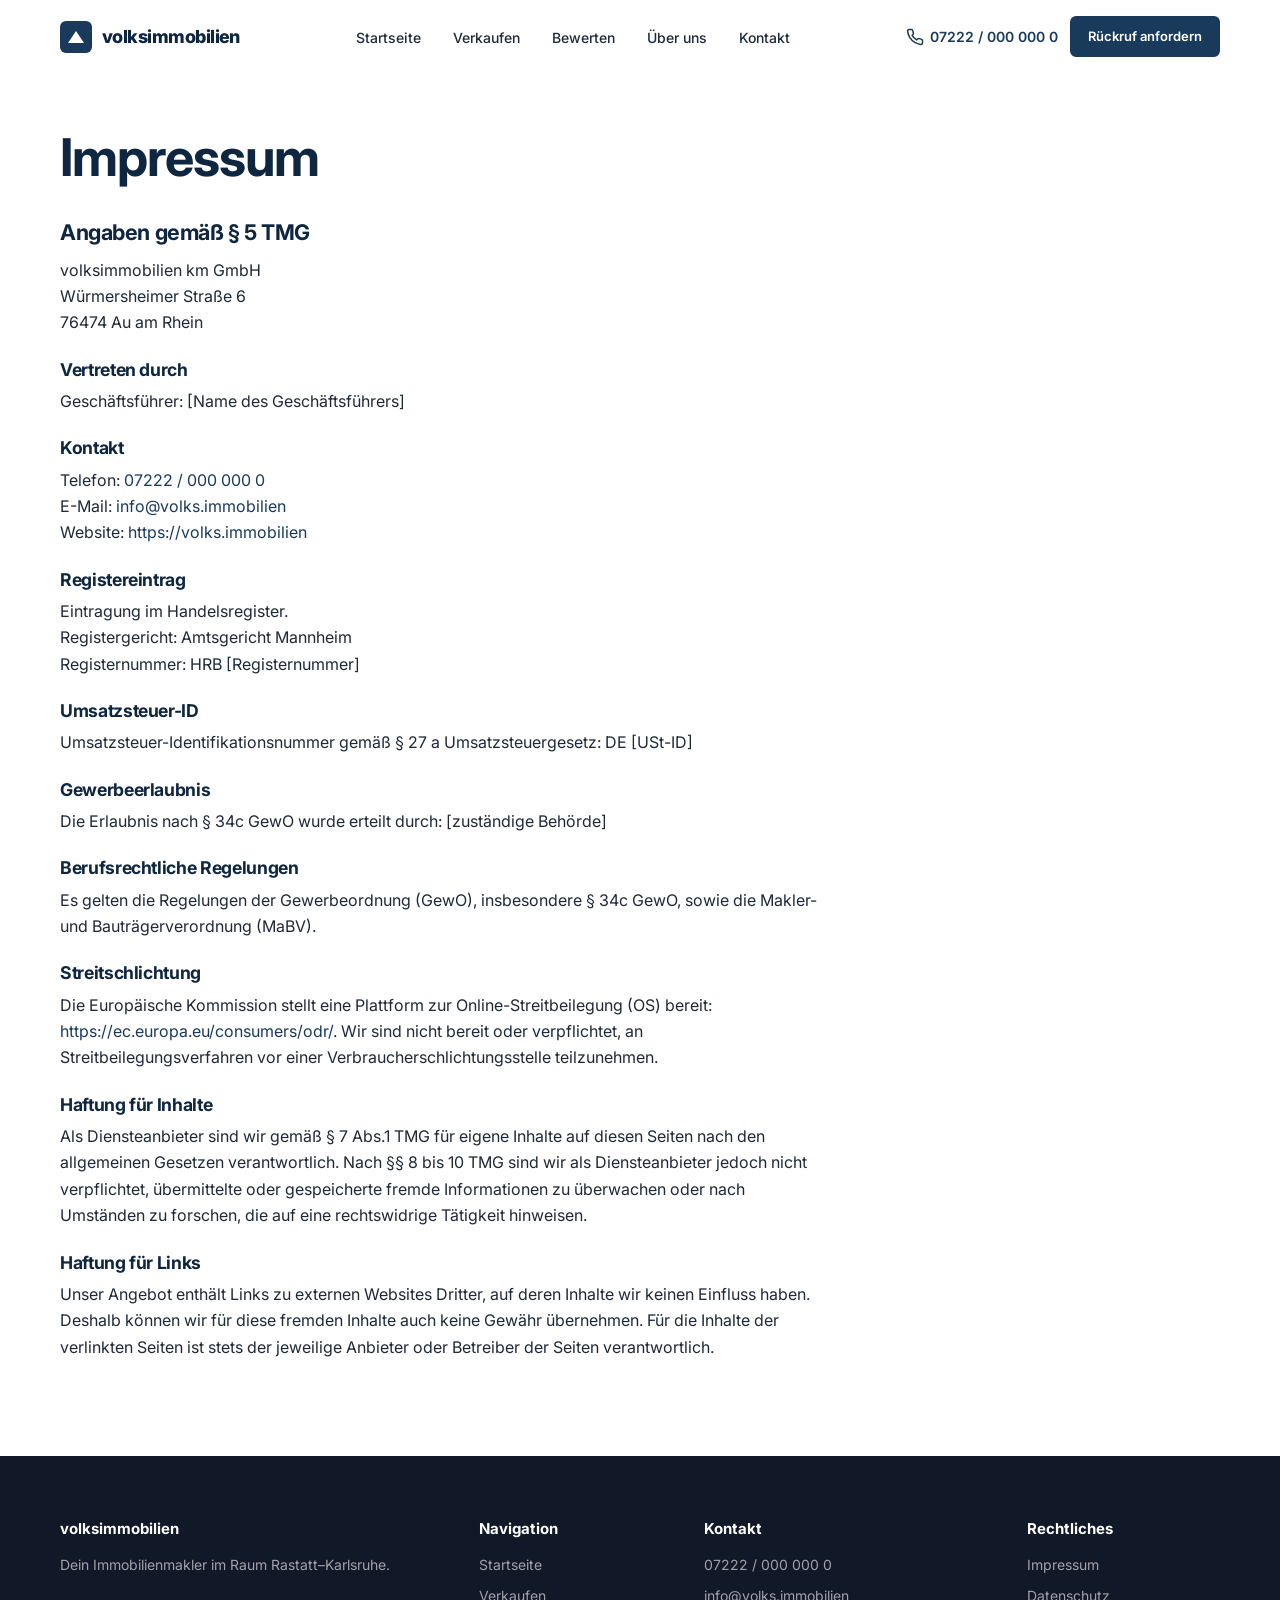
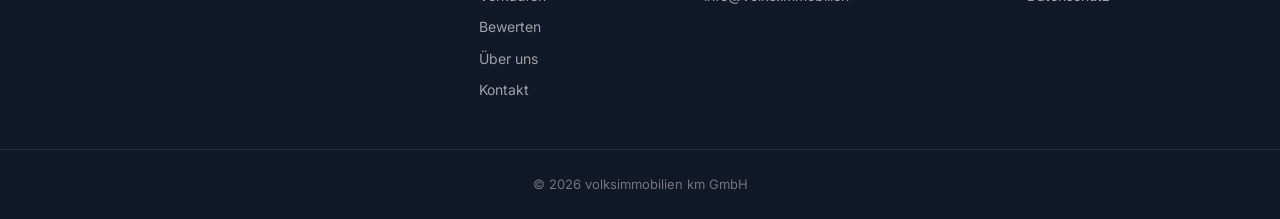
<file: impressum.html>
<!DOCTYPE html>
<html lang="de">
<head>
<meta charset="UTF-8">
<meta name="viewport" content="width=device-width, initial-scale=1.0">
<title>Impressum – volksimmobilien km GmbH</title>
<meta name="description" content="Impressum der volksimmobilien km GmbH, Würmersheimer Straße 6, 76474 Au am Rhein.">
<meta name="robots" content="noindex, follow">
<link rel="canonical" href="https://volks.immobilien/impressum.html">
<link rel="preconnect" href="https://fonts.googleapis.com">
<link rel="preconnect" href="https://fonts.gstatic.com" crossorigin>
<link href="https://fonts.googleapis.com/css2?family=Inter:wght@400;500;600;700;800&display=swap" rel="stylesheet">
<link rel="stylesheet" href="css/style.css">
</head>
<body>
<a href="#main" class="skip-link">Zum Inhalt springen</a>

<header class="site-header" id="siteHeader">
  <div class="header-inner">
    <a href="index.html" class="logo" aria-label="volksimmobilien Startseite">
      <svg width="32" height="32" viewBox="0 0 32 32" fill="none" aria-hidden="true"><rect width="32" height="32" rx="6" fill="var(--color-primary)"/><path d="M8 22L16 10l8 12H8z" fill="white"/></svg>
      <span class="logo-text">volksimmobilien</span>
    </a>
    <nav class="main-nav" id="mainNav" aria-label="Hauptnavigation">
      <ul class="nav-list">
        <li><a href="index.html" class="nav-link">Startseite</a></li>
        <li><a href="verkaufen.html" class="nav-link">Verkaufen</a></li>
        <li><a href="bewerten.html" class="nav-link">Bewerten</a></li>
        <li><a href="ueber-uns.html" class="nav-link">Über uns</a></li>
        <li><a href="kontakt.html" class="nav-link">Kontakt</a></li>
      </ul>
    </nav>
    <div class="header-actions">
      <a href="tel:+4972220000000" class="header-phone" aria-label="Jetzt anrufen">
        <svg width="18" height="18" viewBox="0 0 24 24" fill="none" stroke="currentColor" stroke-width="2" stroke-linecap="round" stroke-linejoin="round" aria-hidden="true"><path d="M22 16.92v3a2 2 0 01-2.18 2 19.79 19.79 0 01-8.63-3.07 19.5 19.5 0 01-6-6 19.79 19.79 0 01-3.07-8.67A2 2 0 014.11 2h3a2 2 0 012 1.72c.127.96.361 1.903.7 2.81a2 2 0 01-.45 2.11L8.09 9.91a16 16 0 006 6l1.27-1.27a2 2 0 012.11-.45c.907.339 1.85.573 2.81.7A2 2 0 0122 16.92z"/></svg>
        <span>07222 / 000 000 0</span>
      </a>
      <a href="kontakt.html" class="btn btn-primary btn-sm header-cta">Rückruf anfordern</a>
      <button class="hamburger" id="hamburger" aria-label="Menü öffnen" aria-expanded="false">
        <span></span><span></span><span></span>
      </button>
    </div>
  </div>
</header>

<div class="mobile-overlay" id="mobileOverlay">
  <nav aria-label="Mobile Navigation">
    <ul class="mobile-nav-list">
      <li><a href="index.html">Startseite</a></li>
      <li><a href="verkaufen.html">Verkaufen</a></li>
      <li><a href="bewerten.html">Bewerten</a></li>
      <li><a href="ueber-uns.html">Über uns</a></li>
      <li><a href="kontakt.html">Kontakt</a></li>
    </ul>
  </nav>
</div>

<main id="main">
  <section class="section legal-section">
    <div class="container">
      <h1>Impressum</h1>
      <h2>Angaben gemäß § 5 TMG</h2>
      <p>
        volksimmobilien km GmbH<br>
        Würmersheimer Straße 6<br>
        76474 Au am Rhein
      </p>
      <h3>Vertreten durch</h3>
      <p>Geschäftsführer: [Name des Geschäftsführers]</p>
      <h3>Kontakt</h3>
      <p>
        Telefon: <a href="tel:+4972220000000">07222 / 000 000 0</a><br>
        E-Mail: <a href="mailto:info@volks.immobilien">info@volks.immobilien</a><br>
        Website: <a href="https://volks.immobilien">https://volks.immobilien</a>
      </p>
      <h3>Registereintrag</h3>
      <p>
        Eintragung im Handelsregister.<br>
        Registergericht: Amtsgericht Mannheim<br>
        Registernummer: HRB [Registernummer]
      </p>
      <h3>Umsatzsteuer-ID</h3>
      <p>Umsatzsteuer-Identifikationsnummer gemäß § 27 a Umsatzsteuergesetz: DE [USt-ID]</p>
      <h3>Gewerbeerlaubnis</h3>
      <p>Die Erlaubnis nach § 34c GewO wurde erteilt durch: [zuständige Behörde]</p>
      <h3>Berufsrechtliche Regelungen</h3>
      <p>Es gelten die Regelungen der Gewerbeordnung (GewO), insbesondere § 34c GewO, sowie die Makler- und Bauträgerverordnung (MaBV).</p>
      <h3>Streitschlichtung</h3>
      <p>Die Europäische Kommission stellt eine Plattform zur Online-Streitbeilegung (OS) bereit: <a href="https://ec.europa.eu/consumers/odr/" target="_blank" rel="noopener">https://ec.europa.eu/consumers/odr/</a>. Wir sind nicht bereit oder verpflichtet, an Streitbeilegungsverfahren vor einer Verbraucherschlichtungsstelle teilzunehmen.</p>
      <h3>Haftung für Inhalte</h3>
      <p>Als Diensteanbieter sind wir gemäß § 7 Abs.1 TMG für eigene Inhalte auf diesen Seiten nach den allgemeinen Gesetzen verantwortlich. Nach §§ 8 bis 10 TMG sind wir als Diensteanbieter jedoch nicht verpflichtet, übermittelte oder gespeicherte fremde Informationen zu überwachen oder nach Umständen zu forschen, die auf eine rechtswidrige Tätigkeit hinweisen.</p>
      <h3>Haftung für Links</h3>
      <p>Unser Angebot enthält Links zu externen Websites Dritter, auf deren Inhalte wir keinen Einfluss haben. Deshalb können wir für diese fremden Inhalte auch keine Gewähr übernehmen. Für die Inhalte der verlinkten Seiten ist stets der jeweilige Anbieter oder Betreiber der Seiten verantwortlich.</p>
    </div>
  </section>
</main>

<footer class="site-footer">
  <div class="container footer-grid">
    <div class="footer-col">
      <h4>volksimmobilien</h4>
      <p>Dein Immobilienmakler im Raum Rastatt–Karlsruhe.</p>
    </div>
    <div class="footer-col">
      <h4>Navigation</h4>
      <ul>
        <li><a href="index.html">Startseite</a></li>
        <li><a href="verkaufen.html">Verkaufen</a></li>
        <li><a href="bewerten.html">Bewerten</a></li>
        <li><a href="ueber-uns.html">Über uns</a></li>
        <li><a href="kontakt.html">Kontakt</a></li>
      </ul>
    </div>
    <div class="footer-col">
      <h4>Kontakt</h4>
      <ul>
        <li><a href="tel:+4972220000000">07222 / 000 000 0</a></li>
        <li><a href="mailto:info@volks.immobilien">info@volks.immobilien</a></li>
      </ul>
    </div>
    <div class="footer-col">
      <h4>Rechtliches</h4>
      <ul>
        <li><a href="impressum.html">Impressum</a></li>
        <li><a href="datenschutz.html">Datenschutz</a></li>
      </ul>
    </div>
  </div>
  <div class="footer-bottom">
    <div class="container">
      <p>&copy; <span id="currentYear"></span> volksimmobilien km GmbH</p>
    </div>
  </div>
</footer>
<script src="js/main.js"></script>
</body>
</html>
</file>
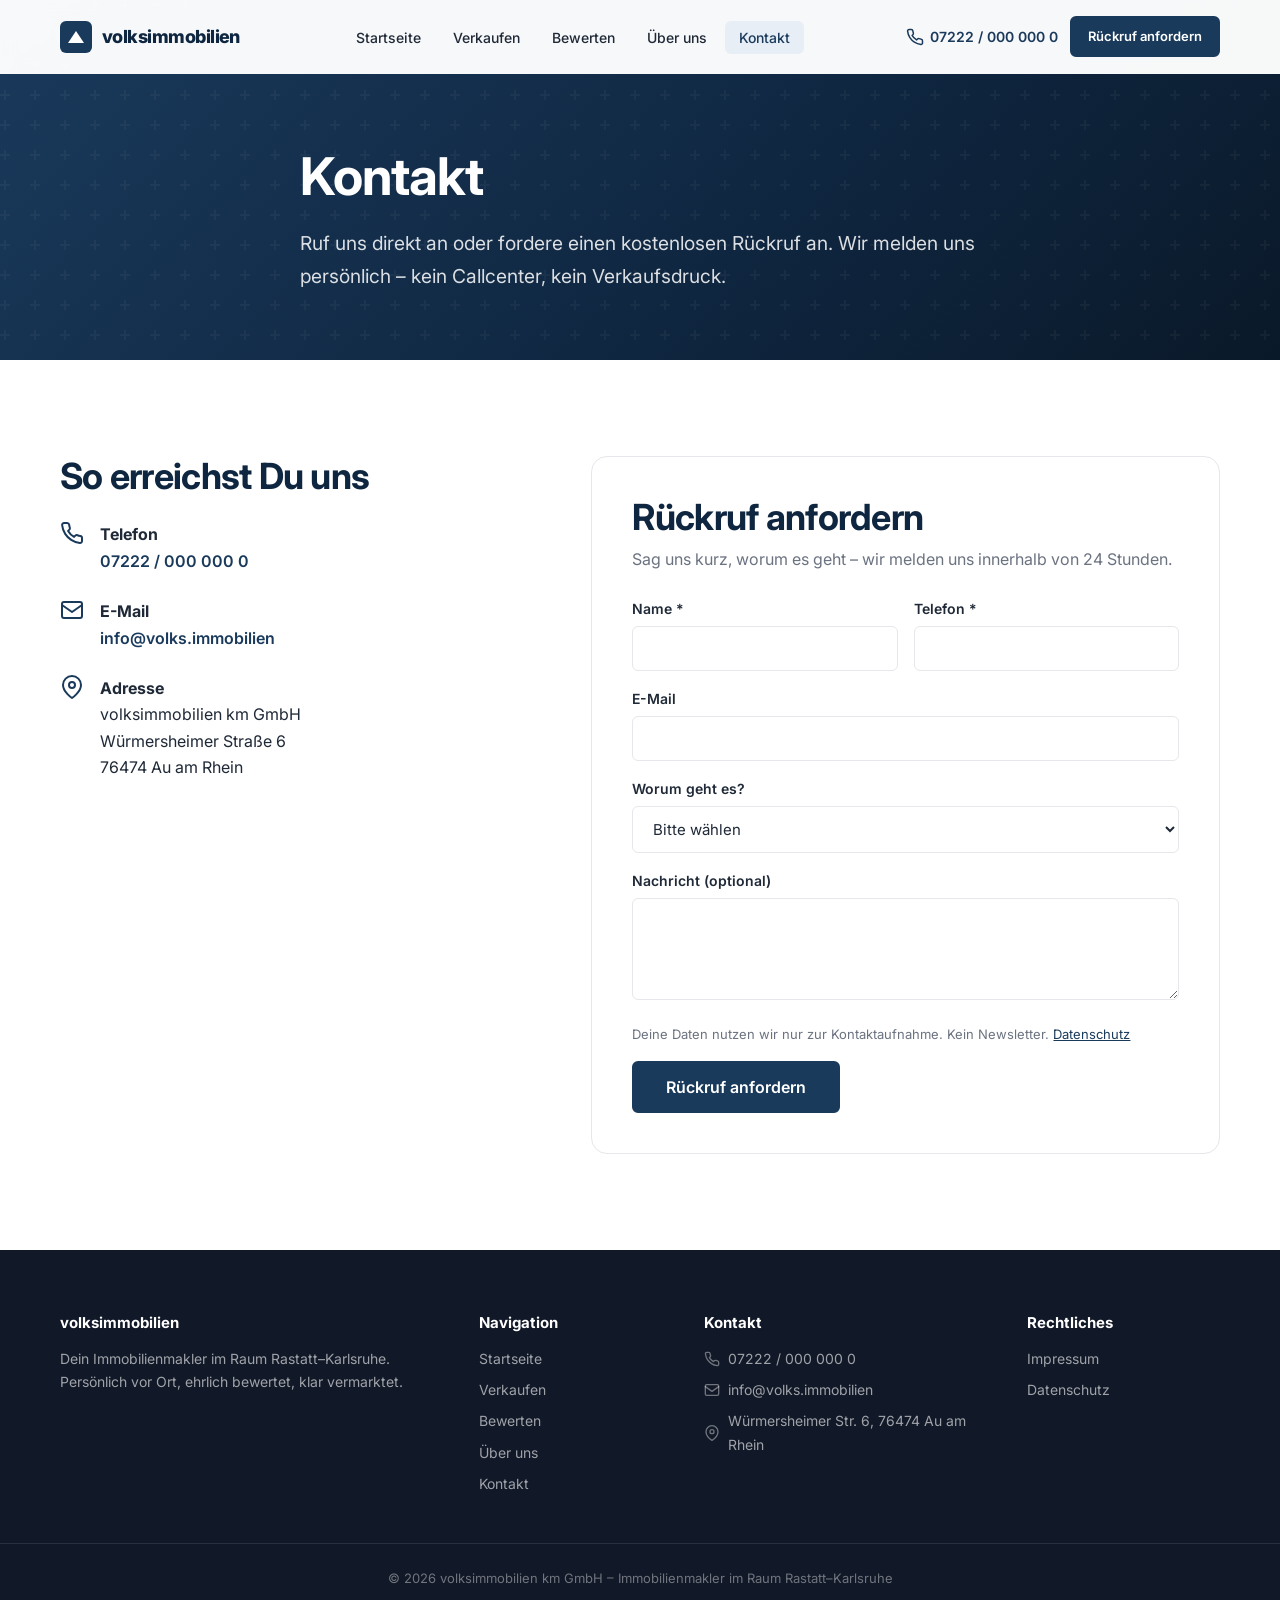
<file: kontakt.html>
<!DOCTYPE html>
<html lang="de">
<head>
<meta charset="UTF-8">
<meta name="viewport" content="width=device-width, initial-scale=1.0">
<title>Kontakt – volksimmobilien | Rückruf anfordern oder direkt anrufen</title>
<meta name="description" content="Kontaktiere volksimmobilien: Ruf uns direkt an oder fordere einen kostenlosen Rückruf an. Persönliche Beratung im Raum Rastatt–Karlsruhe.">
<link rel="canonical" href="https://volks.immobilien/kontakt.html">
<link rel="preconnect" href="https://fonts.googleapis.com">
<link rel="preconnect" href="https://fonts.gstatic.com" crossorigin>
<link href="https://fonts.googleapis.com/css2?family=Inter:wght@400;500;600;700;800&display=swap" rel="stylesheet">
<link rel="stylesheet" href="css/style.css">
</head>
<body>
<a href="#main" class="skip-link">Zum Inhalt springen</a>

<header class="site-header" id="siteHeader">
  <div class="header-inner">
    <a href="index.html" class="logo" aria-label="volksimmobilien Startseite">
      <svg width="32" height="32" viewBox="0 0 32 32" fill="none" aria-hidden="true"><rect width="32" height="32" rx="6" fill="var(--color-primary)"/><path d="M8 22L16 10l8 12H8z" fill="white"/></svg>
      <span class="logo-text">volksimmobilien</span>
    </a>
    <nav class="main-nav" id="mainNav" aria-label="Hauptnavigation">
      <ul class="nav-list">
        <li><a href="index.html" class="nav-link">Startseite</a></li>
        <li><a href="verkaufen.html" class="nav-link">Verkaufen</a></li>
        <li><a href="bewerten.html" class="nav-link">Bewerten</a></li>
        <li><a href="ueber-uns.html" class="nav-link">Über uns</a></li>
        <li><a href="kontakt.html" class="nav-link active">Kontakt</a></li>
      </ul>
    </nav>
    <div class="header-actions">
      <a href="tel:+4972220000000" class="header-phone" aria-label="Jetzt anrufen">
        <svg width="18" height="18" viewBox="0 0 24 24" fill="none" stroke="currentColor" stroke-width="2" stroke-linecap="round" stroke-linejoin="round" aria-hidden="true"><path d="M22 16.92v3a2 2 0 01-2.18 2 19.79 19.79 0 01-8.63-3.07 19.5 19.5 0 01-6-6 19.79 19.79 0 01-3.07-8.67A2 2 0 014.11 2h3a2 2 0 012 1.72c.127.96.361 1.903.7 2.81a2 2 0 01-.45 2.11L8.09 9.91a16 16 0 006 6l1.27-1.27a2 2 0 012.11-.45c.907.339 1.85.573 2.81.7A2 2 0 0122 16.92z"/></svg>
        <span>07222 / 000 000 0</span>
      </a>
      <a href="kontakt.html" class="btn btn-primary btn-sm header-cta">Rückruf anfordern</a>
      <button class="hamburger" id="hamburger" aria-label="Menü öffnen" aria-expanded="false">
        <span></span><span></span><span></span>
      </button>
    </div>
  </div>
</header>

<div class="mobile-overlay" id="mobileOverlay">
  <nav aria-label="Mobile Navigation">
    <ul class="mobile-nav-list">
      <li><a href="index.html">Startseite</a></li>
      <li><a href="verkaufen.html">Verkaufen</a></li>
      <li><a href="bewerten.html">Bewerten</a></li>
      <li><a href="ueber-uns.html">Über uns</a></li>
      <li><a href="kontakt.html" class="active">Kontakt</a></li>
    </ul>
    <a href="tel:+4972220000000" class="mobile-phone-link">
      <svg width="20" height="20" viewBox="0 0 24 24" fill="none" stroke="currentColor" stroke-width="2" stroke-linecap="round" stroke-linejoin="round" aria-hidden="true"><path d="M22 16.92v3a2 2 0 01-2.18 2 19.79 19.79 0 01-8.63-3.07 19.5 19.5 0 01-6-6 19.79 19.79 0 01-3.07-8.67A2 2 0 014.11 2h3a2 2 0 012 1.72c.127.96.361 1.903.7 2.81a2 2 0 01-.45 2.11L8.09 9.91a16 16 0 006 6l1.27-1.27a2 2 0 012.11-.45c.907.339 1.85.573 2.81.7A2 2 0 0122 16.92z"/></svg>
      07222 / 000 000 0
    </a>
  </nav>
</div>

<main id="main">
  <section class="hero hero--sub hero--compact">
    <div class="hero-bg"></div>
    <div class="container hero-content">
      <h1 class="hero-title reveal">Kontakt</h1>
      <p class="hero-sub reveal">Ruf uns direkt an oder fordere einen kostenlosen Rückruf an. Wir melden uns persönlich – kein Callcenter, kein Verkaufsdruck.</p>
    </div>
  </section>

  <section class="section">
    <div class="container">
      <div class="contact-grid">
        <div class="contact-info reveal">
          <h2>So erreichst Du uns</h2>
          <div class="contact-method">
            <svg width="24" height="24" viewBox="0 0 24 24" fill="none" stroke="var(--color-primary)" stroke-width="2" stroke-linecap="round" stroke-linejoin="round" aria-hidden="true"><path d="M22 16.92v3a2 2 0 01-2.18 2 19.79 19.79 0 01-8.63-3.07 19.5 19.5 0 01-6-6 19.79 19.79 0 01-3.07-8.67A2 2 0 014.11 2h3a2 2 0 012 1.72c.127.96.361 1.903.7 2.81a2 2 0 01-.45 2.11L8.09 9.91a16 16 0 006 6l1.27-1.27a2 2 0 012.11-.45c.907.339 1.85.573 2.81.7A2 2 0 0122 16.92z"/></svg>
            <div>
              <strong>Telefon</strong><br>
              <a href="tel:+4972220000000">07222 / 000 000 0</a>
            </div>
          </div>
          <div class="contact-method">
            <svg width="24" height="24" viewBox="0 0 24 24" fill="none" stroke="var(--color-primary)" stroke-width="2" stroke-linecap="round" stroke-linejoin="round" aria-hidden="true"><rect x="2" y="4" width="20" height="16" rx="2"/><path d="M22 7l-10 7L2 7"/></svg>
            <div>
              <strong>E-Mail</strong><br>
              <a href="mailto:info@volks.immobilien">info@volks.immobilien</a>
            </div>
          </div>
          <div class="contact-method">
            <svg width="24" height="24" viewBox="0 0 24 24" fill="none" stroke="var(--color-primary)" stroke-width="2" stroke-linecap="round" stroke-linejoin="round" aria-hidden="true"><path d="M21 10c0 7-9 13-9 13s-9-6-9-13a9 9 0 0118 0z"/><circle cx="12" cy="10" r="3"/></svg>
            <div>
              <strong>Adresse</strong><br>
              volksimmobilien km GmbH<br>
              Würmersheimer Straße 6<br>
              76474 Au am Rhein
            </div>
          </div>
        </div>
        <div class="form-wrapper reveal">
          <h2>Rückruf anfordern</h2>
          <p>Sag uns kurz, worum es geht – wir melden uns innerhalb von 24 Stunden.</p>
          <form class="contact-form" id="kontaktForm" novalidate>
            <div class="form-row">
              <div class="form-group">
                <label for="k-name">Name *</label>
                <input type="text" id="k-name" name="name" required autocomplete="name">
                <span class="form-error">Bitte gib Deinen Namen ein.</span>
              </div>
              <div class="form-group">
                <label for="k-phone">Telefon *</label>
                <input type="tel" id="k-phone" name="phone" required autocomplete="tel">
                <span class="form-error">Bitte gib Deine Telefonnummer ein.</span>
              </div>
            </div>
            <div class="form-group">
              <label for="k-email">E-Mail</label>
              <input type="email" id="k-email" name="email" autocomplete="email">
              <span class="form-error">Bitte gib eine gültige E-Mail ein.</span>
            </div>
            <div class="form-group">
              <label for="k-anliegen">Worum geht es?</label>
              <select id="k-anliegen" name="anliegen">
                <option value="">Bitte wählen</option>
                <option value="verkaufen">Immobilie verkaufen</option>
                <option value="bewerten">Immobilie bewerten lassen</option>
                <option value="kaufen">Immobilie kaufen</option>
                <option value="sonstiges">Sonstiges</option>
              </select>
            </div>
            <div class="form-group">
              <label for="k-nachricht">Nachricht (optional)</label>
              <textarea id="k-nachricht" name="nachricht" rows="4"></textarea>
            </div>
            <p class="form-privacy">Deine Daten nutzen wir nur zur Kontaktaufnahme. Kein Newsletter. <a href="datenschutz.html">Datenschutz</a></p>
            <button type="submit" class="btn btn-primary btn-lg">Rückruf anfordern</button>
            <div class="form-success" id="kontaktSuccess" hidden>
              <p>Vielen Dank! Wir melden uns innerhalb von 24 Stunden persönlich bei Dir.</p>
            </div>
          </form>
        </div>
      </div>
    </div>
  </section>
</main>

<footer class="site-footer">
  <div class="container footer-grid">
    <div class="footer-col">
      <h4>volksimmobilien</h4>
      <p>Dein Immobilienmakler im Raum Rastatt–Karlsruhe. Persönlich vor Ort, ehrlich bewertet, klar vermarktet.</p>
    </div>
    <div class="footer-col">
      <h4>Navigation</h4>
      <ul>
        <li><a href="index.html">Startseite</a></li>
        <li><a href="verkaufen.html">Verkaufen</a></li>
        <li><a href="bewerten.html">Bewerten</a></li>
        <li><a href="ueber-uns.html">Über uns</a></li>
        <li><a href="kontakt.html">Kontakt</a></li>
      </ul>
    </div>
    <div class="footer-col">
      <h4>Kontakt</h4>
      <ul>
        <li><svg width="16" height="16" viewBox="0 0 24 24" fill="none" stroke="currentColor" stroke-width="2" stroke-linecap="round" stroke-linejoin="round" aria-hidden="true"><path d="M22 16.92v3a2 2 0 01-2.18 2 19.79 19.79 0 01-8.63-3.07 19.5 19.5 0 01-6-6 19.79 19.79 0 01-3.07-8.67A2 2 0 014.11 2h3a2 2 0 012 1.72c.127.96.361 1.903.7 2.81a2 2 0 01-.45 2.11L8.09 9.91a16 16 0 006 6l1.27-1.27a2 2 0 012.11-.45c.907.339 1.85.573 2.81.7A2 2 0 0122 16.92z"/></svg><a href="tel:+4972220000000">07222 / 000 000 0</a></li>
        <li><svg width="16" height="16" viewBox="0 0 24 24" fill="none" stroke="currentColor" stroke-width="2" stroke-linecap="round" stroke-linejoin="round" aria-hidden="true"><rect x="2" y="4" width="20" height="16" rx="2"/><path d="M22 7l-10 7L2 7"/></svg><a href="mailto:info@volks.immobilien">info@volks.immobilien</a></li>
        <li><svg width="16" height="16" viewBox="0 0 24 24" fill="none" stroke="currentColor" stroke-width="2" stroke-linecap="round" stroke-linejoin="round" aria-hidden="true"><path d="M21 10c0 7-9 13-9 13s-9-6-9-13a9 9 0 0118 0z"/><circle cx="12" cy="10" r="3"/></svg>Würmersheimer Str. 6, 76474 Au am Rhein</li>
      </ul>
    </div>
    <div class="footer-col">
      <h4>Rechtliches</h4>
      <ul>
        <li><a href="impressum.html">Impressum</a></li>
        <li><a href="datenschutz.html">Datenschutz</a></li>
      </ul>
    </div>
  </div>
  <div class="footer-bottom">
    <div class="container">
      <p>&copy; <span id="currentYear"></span> volksimmobilien km GmbH – Immobilienmakler im Raum Rastatt–Karlsruhe</p>
    </div>
  </div>
</footer>
<script src="js/main.js"></script>
</body>
</html>
</file>
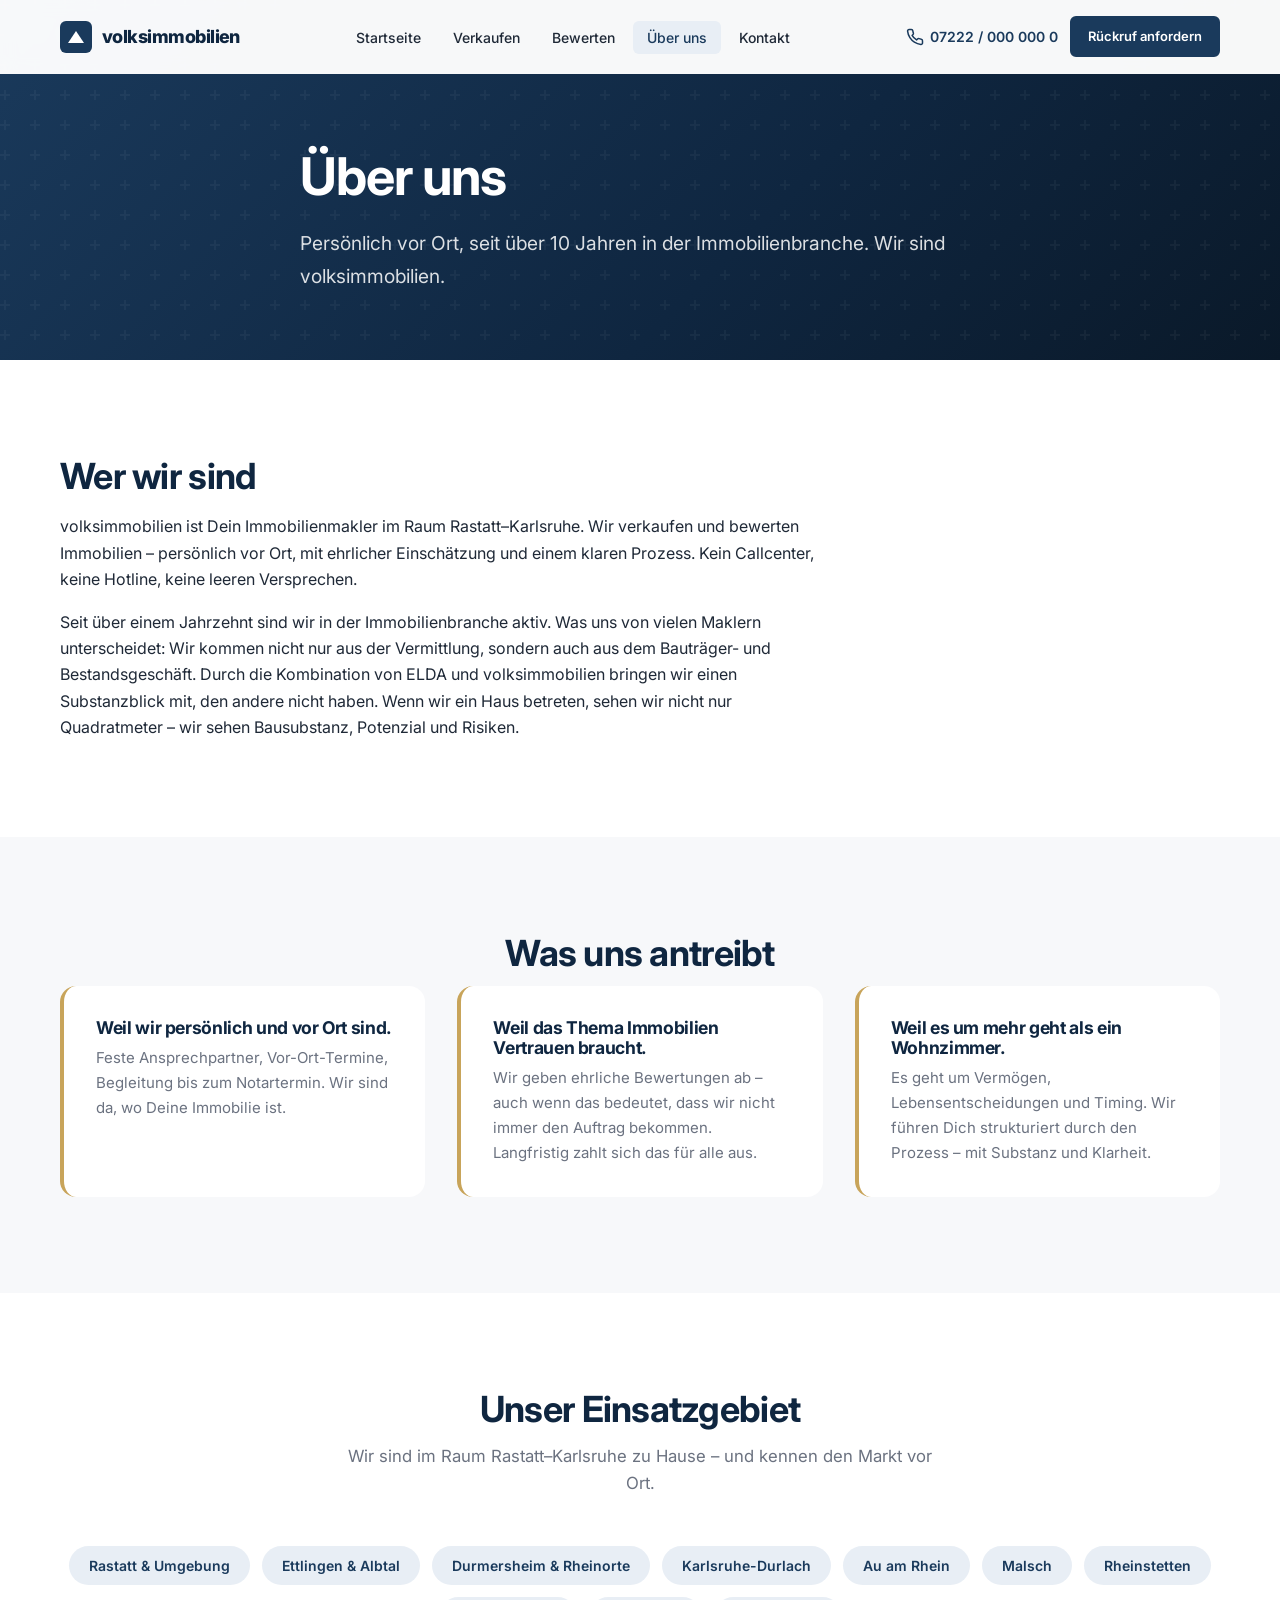
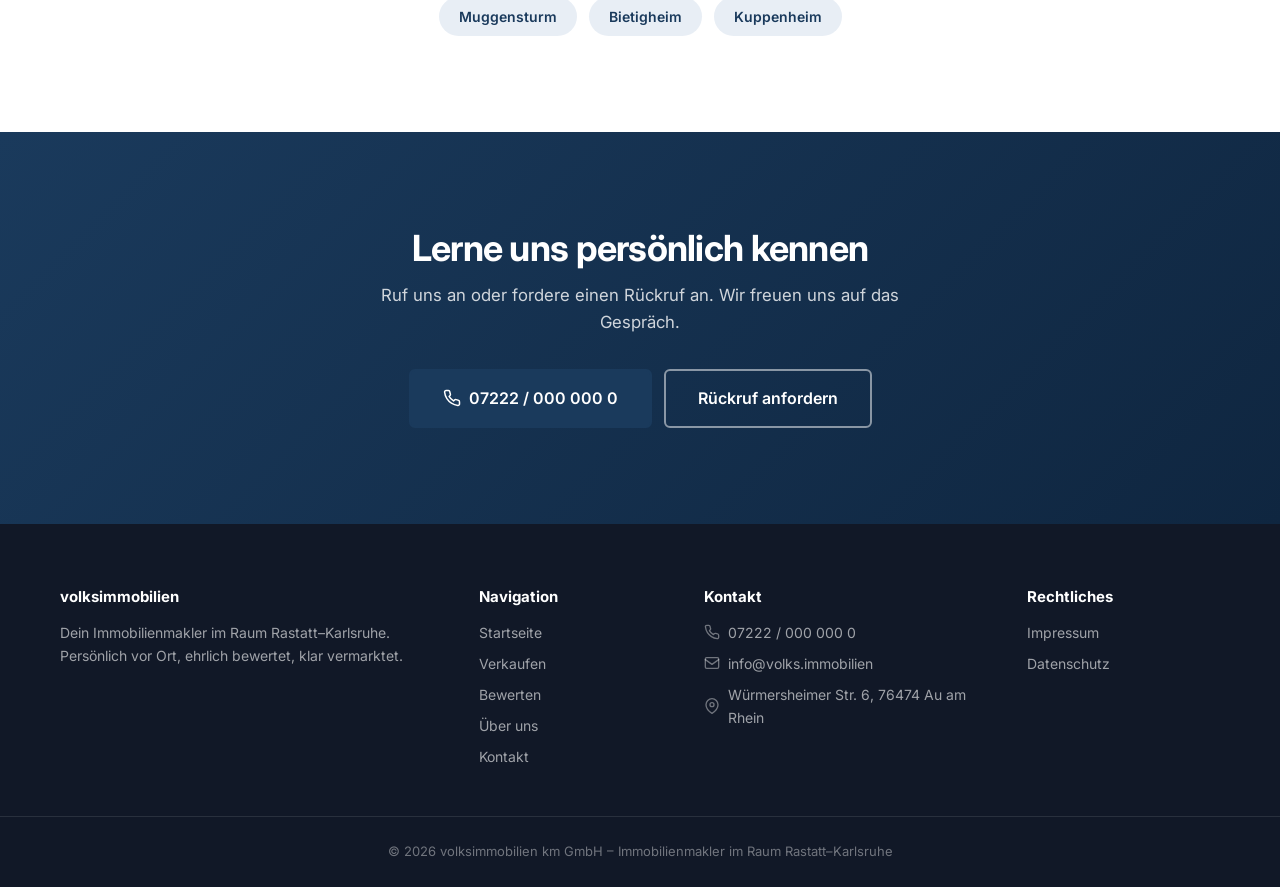
<file: ueber-uns.html>
<!DOCTYPE html>
<html lang="de">
<head>
<meta charset="UTF-8">
<meta name="viewport" content="width=device-width, initial-scale=1.0">
<title>Über uns – volksimmobilien | Persönlich vor Ort seit über 10 Jahren</title>
<meta name="description" content="Lerne das Team hinter volksimmobilien kennen: Über 10 Jahre Erfahrung, Bauträger- und Bestandskompetenz, persönlich vor Ort im Raum Rastatt–Karlsruhe.">
<link rel="canonical" href="https://volks.immobilien/ueber-uns.html">
<link rel="preconnect" href="https://fonts.googleapis.com">
<link rel="preconnect" href="https://fonts.gstatic.com" crossorigin>
<link href="https://fonts.googleapis.com/css2?family=Inter:wght@400;500;600;700;800&display=swap" rel="stylesheet">
<link rel="stylesheet" href="css/style.css">
</head>
<body>
<a href="#main" class="skip-link">Zum Inhalt springen</a>

<header class="site-header" id="siteHeader">
  <div class="header-inner">
    <a href="index.html" class="logo" aria-label="volksimmobilien Startseite">
      <svg width="32" height="32" viewBox="0 0 32 32" fill="none" aria-hidden="true"><rect width="32" height="32" rx="6" fill="var(--color-primary)"/><path d="M8 22L16 10l8 12H8z" fill="white"/></svg>
      <span class="logo-text">volksimmobilien</span>
    </a>
    <nav class="main-nav" id="mainNav" aria-label="Hauptnavigation">
      <ul class="nav-list">
        <li><a href="index.html" class="nav-link">Startseite</a></li>
        <li><a href="verkaufen.html" class="nav-link">Verkaufen</a></li>
        <li><a href="bewerten.html" class="nav-link">Bewerten</a></li>
        <li><a href="ueber-uns.html" class="nav-link active">Über uns</a></li>
        <li><a href="kontakt.html" class="nav-link">Kontakt</a></li>
      </ul>
    </nav>
    <div class="header-actions">
      <a href="tel:+4972220000000" class="header-phone" aria-label="Jetzt anrufen">
        <svg width="18" height="18" viewBox="0 0 24 24" fill="none" stroke="currentColor" stroke-width="2" stroke-linecap="round" stroke-linejoin="round" aria-hidden="true"><path d="M22 16.92v3a2 2 0 01-2.18 2 19.79 19.79 0 01-8.63-3.07 19.5 19.5 0 01-6-6 19.79 19.79 0 01-3.07-8.67A2 2 0 014.11 2h3a2 2 0 012 1.72c.127.96.361 1.903.7 2.81a2 2 0 01-.45 2.11L8.09 9.91a16 16 0 006 6l1.27-1.27a2 2 0 012.11-.45c.907.339 1.85.573 2.81.7A2 2 0 0122 16.92z"/></svg>
        <span>07222 / 000 000 0</span>
      </a>
      <a href="kontakt.html" class="btn btn-primary btn-sm header-cta">Rückruf anfordern</a>
      <button class="hamburger" id="hamburger" aria-label="Menü öffnen" aria-expanded="false">
        <span></span><span></span><span></span>
      </button>
    </div>
  </div>
</header>

<div class="mobile-overlay" id="mobileOverlay">
  <nav aria-label="Mobile Navigation">
    <ul class="mobile-nav-list">
      <li><a href="index.html">Startseite</a></li>
      <li><a href="verkaufen.html">Verkaufen</a></li>
      <li><a href="bewerten.html">Bewerten</a></li>
      <li><a href="ueber-uns.html" class="active">Über uns</a></li>
      <li><a href="kontakt.html">Kontakt</a></li>
    </ul>
    <a href="tel:+4972220000000" class="mobile-phone-link">
      <svg width="20" height="20" viewBox="0 0 24 24" fill="none" stroke="currentColor" stroke-width="2" stroke-linecap="round" stroke-linejoin="round" aria-hidden="true"><path d="M22 16.92v3a2 2 0 01-2.18 2 19.79 19.79 0 01-8.63-3.07 19.5 19.5 0 01-6-6 19.79 19.79 0 01-3.07-8.67A2 2 0 014.11 2h3a2 2 0 012 1.72c.127.96.361 1.903.7 2.81a2 2 0 01-.45 2.11L8.09 9.91a16 16 0 006 6l1.27-1.27a2 2 0 012.11-.45c.907.339 1.85.573 2.81.7A2 2 0 0122 16.92z"/></svg>
      07222 / 000 000 0
    </a>
    <a href="kontakt.html" class="btn btn-primary" style="width:100%;text-align:center;margin-top:1rem;">Rückruf anfordern</a>
  </nav>
</div>

<main id="main">
  <section class="hero hero--sub hero--compact">
    <div class="hero-bg"></div>
    <div class="container hero-content">
      <h1 class="hero-title reveal">Über uns</h1>
      <p class="hero-sub reveal">Persönlich vor Ort, seit über 10 Jahren in der Immobilienbranche. Wir sind volksimmobilien.</p>
    </div>
  </section>

  <section class="section">
    <div class="container">
      <div class="about-content reveal">
        <h2>Wer wir sind</h2>
        <p>volksimmobilien ist Dein Immobilienmakler im Raum Rastatt–Karlsruhe. Wir verkaufen und bewerten Immobilien – persönlich vor Ort, mit ehrlicher Einschätzung und einem klaren Prozess. Kein Callcenter, keine Hotline, keine leeren Versprechen.</p>
        <p>Seit über einem Jahrzehnt sind wir in der Immobilienbranche aktiv. Was uns von vielen Maklern unterscheidet: Wir kommen nicht nur aus der Vermittlung, sondern auch aus dem Bauträger- und Bestandsgeschäft. Durch die Kombination von ELDA und volksimmobilien bringen wir einen Substanzblick mit, den andere nicht haben. Wenn wir ein Haus betreten, sehen wir nicht nur Quadratmeter – wir sehen Bausubstanz, Potenzial und Risiken.</p>
      </div>
    </div>
  </section>

  <section class="section section-light">
    <div class="container">
      <h2 class="section-title reveal">Was uns antreibt</h2>
      <div class="weil-grid">
        <div class="weil-item reveal">
          <h3 class="weil-claim">Weil wir persönlich und vor Ort sind.</h3>
          <p>Feste Ansprechpartner, Vor-Ort-Termine, Begleitung bis zum Notartermin. Wir sind da, wo Deine Immobilie ist.</p>
        </div>
        <div class="weil-item reveal">
          <h3 class="weil-claim">Weil das Thema Immobilien Vertrauen braucht.</h3>
          <p>Wir geben ehrliche Bewertungen ab – auch wenn das bedeutet, dass wir nicht immer den Auftrag bekommen. Langfristig zahlt sich das für alle aus.</p>
        </div>
        <div class="weil-item reveal">
          <h3 class="weil-claim">Weil es um mehr geht als ein Wohnzimmer.</h3>
          <p>Es geht um Vermögen, Lebensentscheidungen und Timing. Wir führen Dich strukturiert durch den Prozess – mit Substanz und Klarheit.</p>
        </div>
      </div>
    </div>
  </section>

  <section class="section">
    <div class="container">
      <h2 class="section-title reveal">Unser Einsatzgebiet</h2>
      <p class="section-sub reveal">Wir sind im Raum Rastatt–Karlsruhe zu Hause – und kennen den Markt vor Ort.</p>
      <div class="region-grid reveal">
        <div class="region-tag">Rastatt &amp; Umgebung</div>
        <div class="region-tag">Ettlingen &amp; Albtal</div>
        <div class="region-tag">Durmersheim &amp; Rheinorte</div>
        <div class="region-tag">Karlsruhe-Durlach</div>
        <div class="region-tag">Au am Rhein</div>
        <div class="region-tag">Malsch</div>
        <div class="region-tag">Rheinstetten</div>
        <div class="region-tag">Muggensturm</div>
        <div class="region-tag">Bietigheim</div>
        <div class="region-tag">Kuppenheim</div>
      </div>
    </div>
  </section>

  <section class="section cta-banner">
    <div class="container cta-banner-inner reveal">
      <h2>Lerne uns persönlich kennen</h2>
      <p>Ruf uns an oder fordere einen Rückruf an. Wir freuen uns auf das Gespräch.</p>
      <div class="cta-banner-actions">
        <a href="tel:+4972220000000" class="btn btn-primary btn-lg">
          <svg width="18" height="18" viewBox="0 0 24 24" fill="none" stroke="currentColor" stroke-width="2" stroke-linecap="round" stroke-linejoin="round" aria-hidden="true"><path d="M22 16.92v3a2 2 0 01-2.18 2 19.79 19.79 0 01-8.63-3.07 19.5 19.5 0 01-6-6 19.79 19.79 0 01-3.07-8.67A2 2 0 014.11 2h3a2 2 0 012 1.72c.127.96.361 1.903.7 2.81a2 2 0 01-.45 2.11L8.09 9.91a16 16 0 006 6l1.27-1.27a2 2 0 012.11-.45c.907.339 1.85.573 2.81.7A2 2 0 0122 16.92z"/></svg>
          07222 / 000 000 0
        </a>
        <a href="kontakt.html" class="btn btn-outline btn-lg">Rückruf anfordern</a>
      </div>
    </div>
  </section>
</main>

<footer class="site-footer">
  <div class="container footer-grid">
    <div class="footer-col">
      <h4>volksimmobilien</h4>
      <p>Dein Immobilienmakler im Raum Rastatt–Karlsruhe. Persönlich vor Ort, ehrlich bewertet, klar vermarktet.</p>
    </div>
    <div class="footer-col">
      <h4>Navigation</h4>
      <ul>
        <li><a href="index.html">Startseite</a></li>
        <li><a href="verkaufen.html">Verkaufen</a></li>
        <li><a href="bewerten.html">Bewerten</a></li>
        <li><a href="ueber-uns.html">Über uns</a></li>
        <li><a href="kontakt.html">Kontakt</a></li>
      </ul>
    </div>
    <div class="footer-col">
      <h4>Kontakt</h4>
      <ul>
        <li><svg width="16" height="16" viewBox="0 0 24 24" fill="none" stroke="currentColor" stroke-width="2" stroke-linecap="round" stroke-linejoin="round" aria-hidden="true"><path d="M22 16.92v3a2 2 0 01-2.18 2 19.79 19.79 0 01-8.63-3.07 19.5 19.5 0 01-6-6 19.79 19.79 0 01-3.07-8.67A2 2 0 014.11 2h3a2 2 0 012 1.72c.127.96.361 1.903.7 2.81a2 2 0 01-.45 2.11L8.09 9.91a16 16 0 006 6l1.27-1.27a2 2 0 012.11-.45c.907.339 1.85.573 2.81.7A2 2 0 0122 16.92z"/></svg><a href="tel:+4972220000000">07222 / 000 000 0</a></li>
        <li><svg width="16" height="16" viewBox="0 0 24 24" fill="none" stroke="currentColor" stroke-width="2" stroke-linecap="round" stroke-linejoin="round" aria-hidden="true"><rect x="2" y="4" width="20" height="16" rx="2"/><path d="M22 7l-10 7L2 7"/></svg><a href="mailto:info@volks.immobilien">info@volks.immobilien</a></li>
        <li><svg width="16" height="16" viewBox="0 0 24 24" fill="none" stroke="currentColor" stroke-width="2" stroke-linecap="round" stroke-linejoin="round" aria-hidden="true"><path d="M21 10c0 7-9 13-9 13s-9-6-9-13a9 9 0 0118 0z"/><circle cx="12" cy="10" r="3"/></svg>Würmersheimer Str. 6, 76474 Au am Rhein</li>
      </ul>
    </div>
    <div class="footer-col">
      <h4>Rechtliches</h4>
      <ul>
        <li><a href="impressum.html">Impressum</a></li>
        <li><a href="datenschutz.html">Datenschutz</a></li>
      </ul>
    </div>
  </div>
  <div class="footer-bottom">
    <div class="container">
      <p>&copy; <span id="currentYear"></span> volksimmobilien km GmbH – Immobilienmakler im Raum Rastatt–Karlsruhe</p>
    </div>
  </div>
</footer>
<script src="js/main.js"></script>
</body>
</html>
</file>
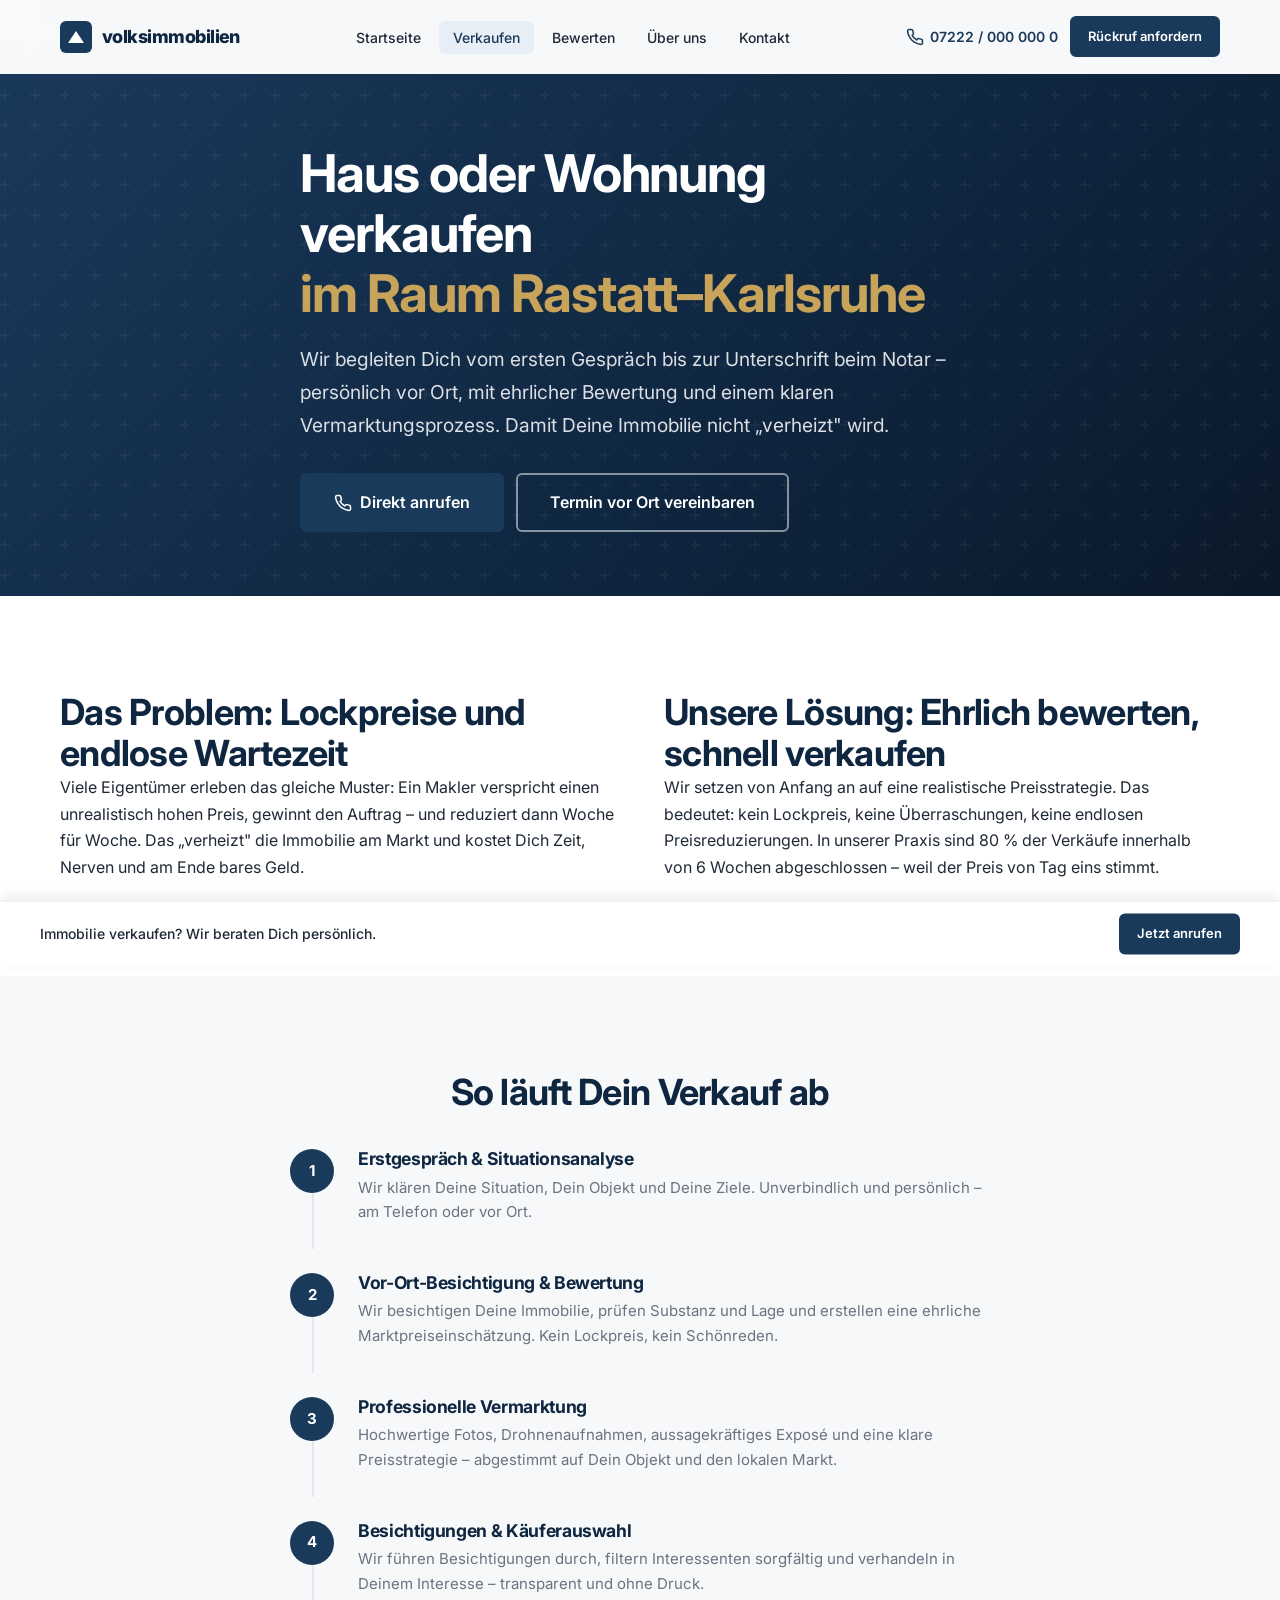
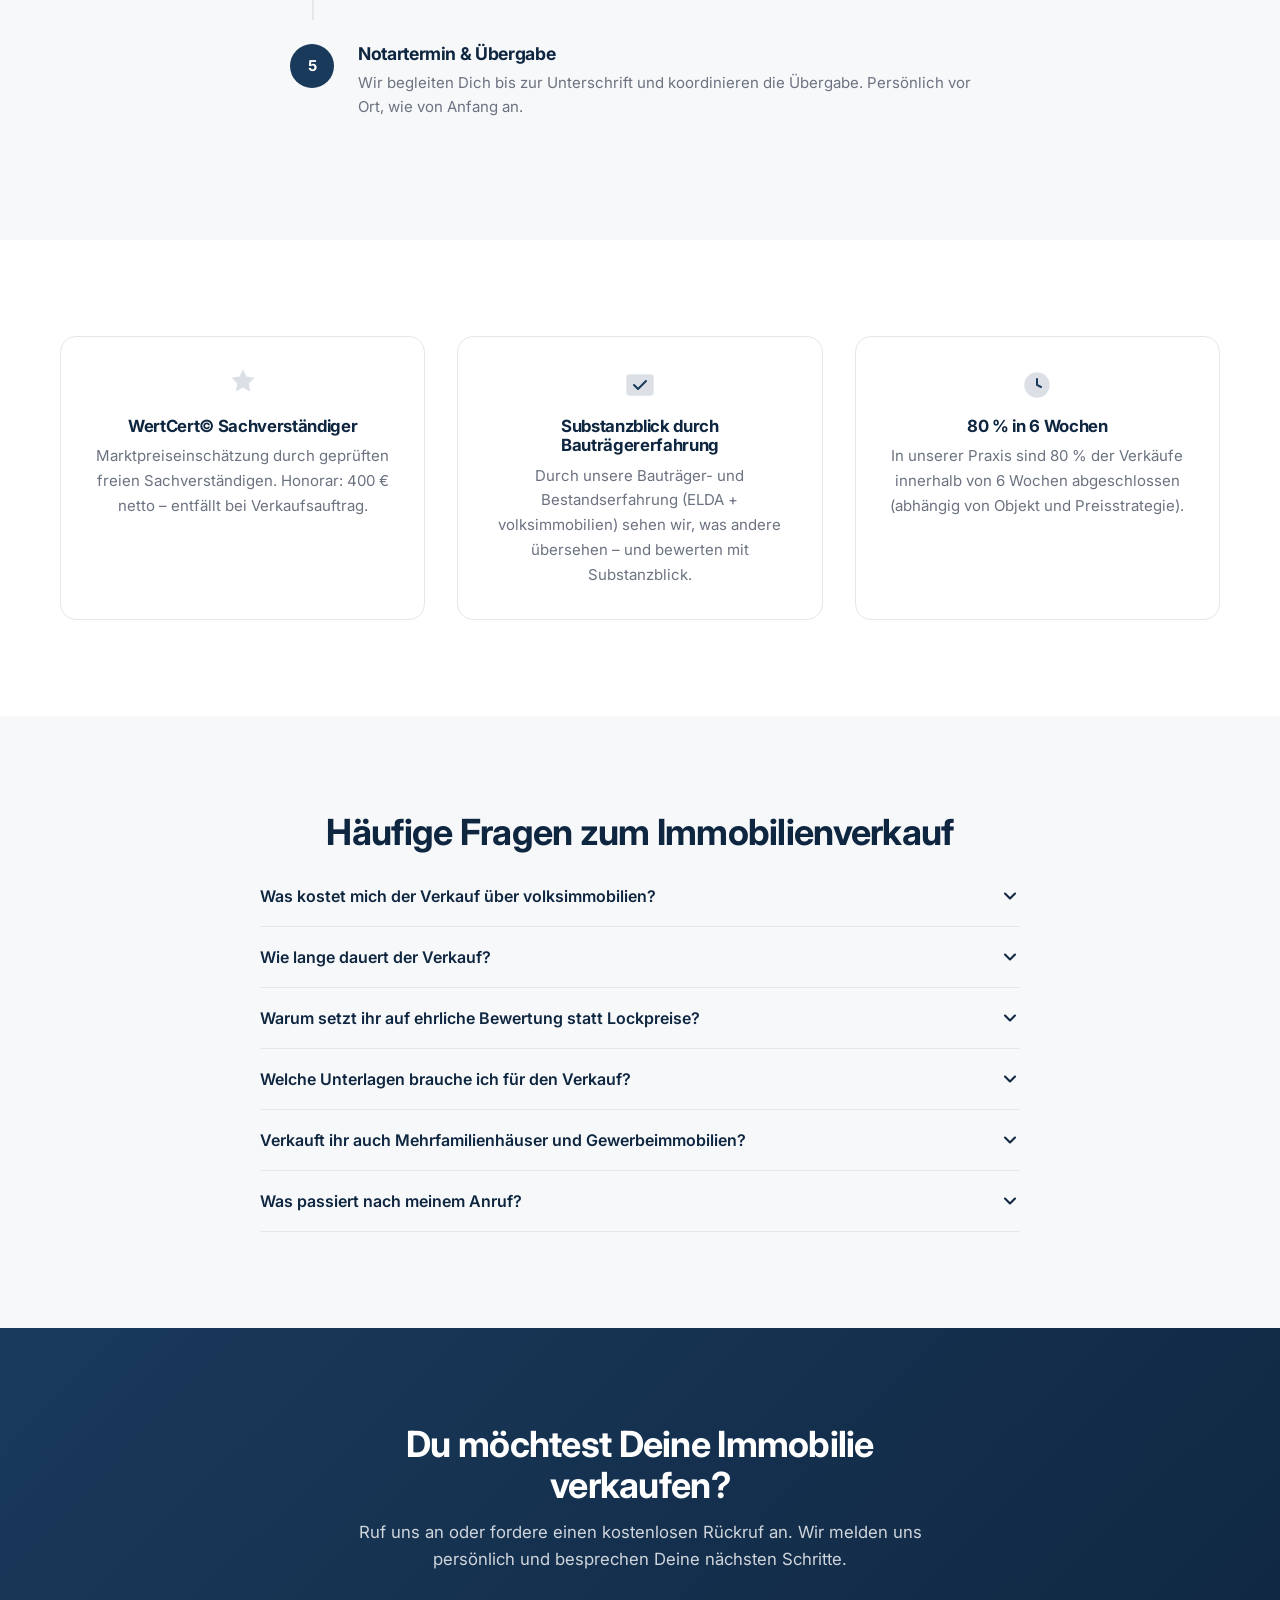
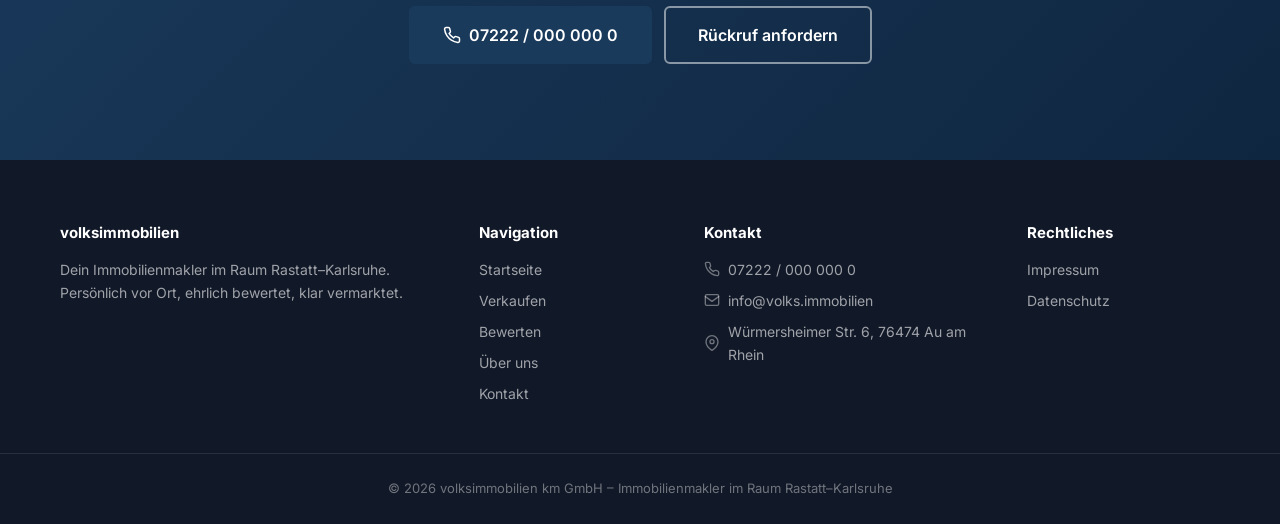
<file: verkaufen.html>
<!DOCTYPE html>
<html lang="de">
<head>
<meta charset="UTF-8">
<meta name="viewport" content="width=device-width, initial-scale=1.0">
<title>Immobilie verkaufen im Raum Rastatt–Karlsruhe | volksimmobilien</title>
<meta name="description" content="Haus oder Wohnung verkaufen im Raum Rastatt–Karlsruhe: persönlich vor Ort, ehrliche Bewertung, klarer Prozess. 80 % der Verkäufe in 6 Wochen abgeschlossen.">
<link rel="canonical" href="https://volks.immobilien/verkaufen.html">
<meta property="og:title" content="Immobilie verkaufen | volksimmobilien">
<meta property="og:description" content="Persönlich vor Ort, ehrlich bewertet, klar vermarktet. Dein Immobilienmakler für den Verkauf.">
<meta property="og:type" content="website">
<link rel="preconnect" href="https://fonts.googleapis.com">
<link rel="preconnect" href="https://fonts.gstatic.com" crossorigin>
<link href="https://fonts.googleapis.com/css2?family=Inter:wght@400;500;600;700;800&display=swap" rel="stylesheet">
<link rel="stylesheet" href="css/style.css">
</head>
<body>
<a href="#main" class="skip-link">Zum Inhalt springen</a>

<header class="site-header" id="siteHeader">
  <div class="header-inner">
    <a href="index.html" class="logo" aria-label="volksimmobilien Startseite">
      <svg width="32" height="32" viewBox="0 0 32 32" fill="none" aria-hidden="true"><rect width="32" height="32" rx="6" fill="var(--color-primary)"/><path d="M8 22L16 10l8 12H8z" fill="white"/></svg>
      <span class="logo-text">volksimmobilien</span>
    </a>
    <nav class="main-nav" id="mainNav" aria-label="Hauptnavigation">
      <ul class="nav-list">
        <li><a href="index.html" class="nav-link">Startseite</a></li>
        <li><a href="verkaufen.html" class="nav-link active">Verkaufen</a></li>
        <li><a href="bewerten.html" class="nav-link">Bewerten</a></li>
        <li><a href="ueber-uns.html" class="nav-link">Über uns</a></li>
        <li><a href="kontakt.html" class="nav-link">Kontakt</a></li>
      </ul>
    </nav>
    <div class="header-actions">
      <a href="tel:+4972220000000" class="header-phone" aria-label="Jetzt anrufen">
        <svg width="18" height="18" viewBox="0 0 24 24" fill="none" stroke="currentColor" stroke-width="2" stroke-linecap="round" stroke-linejoin="round" aria-hidden="true"><path d="M22 16.92v3a2 2 0 01-2.18 2 19.79 19.79 0 01-8.63-3.07 19.5 19.5 0 01-6-6 19.79 19.79 0 01-3.07-8.67A2 2 0 014.11 2h3a2 2 0 012 1.72c.127.96.361 1.903.7 2.81a2 2 0 01-.45 2.11L8.09 9.91a16 16 0 006 6l1.27-1.27a2 2 0 012.11-.45c.907.339 1.85.573 2.81.7A2 2 0 0122 16.92z"/></svg>
        <span>07222 / 000 000 0</span>
      </a>
      <a href="kontakt.html" class="btn btn-primary btn-sm header-cta">Rückruf anfordern</a>
      <button class="hamburger" id="hamburger" aria-label="Menü öffnen" aria-expanded="false">
        <span></span><span></span><span></span>
      </button>
    </div>
  </div>
</header>

<div class="mobile-overlay" id="mobileOverlay">
  <nav aria-label="Mobile Navigation">
    <ul class="mobile-nav-list">
      <li><a href="index.html">Startseite</a></li>
      <li><a href="verkaufen.html" class="active">Verkaufen</a></li>
      <li><a href="bewerten.html">Bewerten</a></li>
      <li><a href="ueber-uns.html">Über uns</a></li>
      <li><a href="kontakt.html">Kontakt</a></li>
    </ul>
    <a href="tel:+4972220000000" class="mobile-phone-link">
      <svg width="20" height="20" viewBox="0 0 24 24" fill="none" stroke="currentColor" stroke-width="2" stroke-linecap="round" stroke-linejoin="round" aria-hidden="true"><path d="M22 16.92v3a2 2 0 01-2.18 2 19.79 19.79 0 01-8.63-3.07 19.5 19.5 0 01-6-6 19.79 19.79 0 01-3.07-8.67A2 2 0 014.11 2h3a2 2 0 012 1.72c.127.96.361 1.903.7 2.81a2 2 0 01-.45 2.11L8.09 9.91a16 16 0 006 6l1.27-1.27a2 2 0 012.11-.45c.907.339 1.85.573 2.81.7A2 2 0 0122 16.92z"/></svg>
      07222 / 000 000 0
    </a>
    <a href="kontakt.html" class="btn btn-primary" style="width:100%;text-align:center;margin-top:1rem;">Rückruf anfordern</a>
  </nav>
</div>

<main id="main">
  <section class="hero hero--sub">
    <div class="hero-bg"></div>
    <div class="container hero-content">
      <h1 class="hero-title reveal">Haus oder Wohnung verkaufen<br><span class="text-accent">im Raum Rastatt–Karlsruhe</span></h1>
      <p class="hero-sub reveal">Wir begleiten Dich vom ersten Gespräch bis zur Unterschrift beim Notar – persönlich vor Ort, mit ehrlicher Bewertung und einem klaren Vermarktungsprozess. Damit Deine Immobilie nicht „verheizt" wird.</p>
      <div class="hero-actions reveal">
        <a href="tel:+4972220000000" class="btn btn-primary btn-lg">
          <svg width="18" height="18" viewBox="0 0 24 24" fill="none" stroke="currentColor" stroke-width="2" stroke-linecap="round" stroke-linejoin="round" aria-hidden="true"><path d="M22 16.92v3a2 2 0 01-2.18 2 19.79 19.79 0 01-8.63-3.07 19.5 19.5 0 01-6-6 19.79 19.79 0 01-3.07-8.67A2 2 0 014.11 2h3a2 2 0 012 1.72c.127.96.361 1.903.7 2.81a2 2 0 01-.45 2.11L8.09 9.91a16 16 0 006 6l1.27-1.27a2 2 0 012.11-.45c.907.339 1.85.573 2.81.7A2 2 0 0122 16.92z"/></svg>
          Direkt anrufen
        </a>
        <a href="kontakt.html" class="btn btn-outline btn-lg">Termin vor Ort vereinbaren</a>
      </div>
    </div>
  </section>

  <!-- PROBLEM / LÖSUNG -->
  <section class="section">
    <div class="container">
      <div class="two-col">
        <div class="reveal">
          <h2>Das Problem: Lockpreise und endlose Wartezeit</h2>
          <p>Viele Eigentümer erleben das gleiche Muster: Ein Makler verspricht einen unrealistisch hohen Preis, gewinnt den Auftrag – und reduziert dann Woche für Woche. Das „verheizt" die Immobilie am Markt und kostet Dich Zeit, Nerven und am Ende bares Geld.</p>
        </div>
        <div class="reveal">
          <h2>Unsere Lösung: Ehrlich bewerten, schnell verkaufen</h2>
          <p>Wir setzen von Anfang an auf eine realistische Preisstrategie. Das bedeutet: kein Lockpreis, keine Überraschungen, keine endlosen Preisreduzierungen. In unserer Praxis sind 80 % der Verkäufe innerhalb von 6 Wochen abgeschlossen – weil der Preis von Tag eins stimmt.</p>
        </div>
      </div>
    </div>
  </section>

  <!-- PROZESS -->
  <section class="section section-light">
    <div class="container">
      <h2 class="section-title reveal">So läuft Dein Verkauf ab</h2>
      <div class="process-timeline">
        <div class="process-step reveal">
          <div class="step-number">1</div>
          <div class="step-content">
            <h3>Erstgespräch &amp; Situationsanalyse</h3>
            <p>Wir klären Deine Situation, Dein Objekt und Deine Ziele. Unverbindlich und persönlich – am Telefon oder vor Ort.</p>
          </div>
        </div>
        <div class="process-step reveal">
          <div class="step-number">2</div>
          <div class="step-content">
            <h3>Vor-Ort-Besichtigung &amp; Bewertung</h3>
            <p>Wir besichtigen Deine Immobilie, prüfen Substanz und Lage und erstellen eine ehrliche Marktpreiseinschätzung. Kein Lockpreis, kein Schönreden.</p>
          </div>
        </div>
        <div class="process-step reveal">
          <div class="step-number">3</div>
          <div class="step-content">
            <h3>Professionelle Vermarktung</h3>
            <p>Hochwertige Fotos, Drohnenaufnahmen, aussagekräftiges Exposé und eine klare Preisstrategie – abgestimmt auf Dein Objekt und den lokalen Markt.</p>
          </div>
        </div>
        <div class="process-step reveal">
          <div class="step-number">4</div>
          <div class="step-content">
            <h3>Besichtigungen &amp; Käuferauswahl</h3>
            <p>Wir führen Besichtigungen durch, filtern Interessenten sorgfältig und verhandeln in Deinem Interesse – transparent und ohne Druck.</p>
          </div>
        </div>
        <div class="process-step reveal">
          <div class="step-number">5</div>
          <div class="step-content">
            <h3>Notartermin &amp; Übergabe</h3>
            <p>Wir begleiten Dich bis zur Unterschrift und koordinieren die Übergabe. Persönlich vor Ort, wie von Anfang an.</p>
          </div>
        </div>
      </div>
    </div>
  </section>

  <!-- TRUST -->
  <section class="section">
    <div class="container">
      <div class="trust-grid">
        <div class="trust-item reveal">
          <div class="trust-badge">
            <svg width="32" height="32" viewBox="0 0 32 32" fill="none" aria-hidden="true"><path d="M16 2l3.09 6.26L26 9.27l-5 4.87 1.18 6.88L16 17.77l-6.18 3.25L11 14.14l-5-4.87 6.91-1.01L16 2z" fill="var(--color-primary)" opacity=".15" stroke="var(--color-primary)" stroke-width="1.5"/></svg>
          </div>
          <h3>WertCert© Sachverständiger</h3>
          <p>Marktpreiseinschätzung durch geprüften freien Sachverständigen. Honorar: 400 € netto – entfällt bei Verkaufsauftrag.</p>
        </div>
        <div class="trust-item reveal">
          <div class="trust-badge">
            <svg width="32" height="32" viewBox="0 0 32 32" fill="none" aria-hidden="true"><rect x="3" y="6" width="26" height="20" rx="3" stroke="var(--color-primary)" stroke-width="1.5" fill="var(--color-primary)" opacity=".15"/><path d="M10 16l4 4 8-8" stroke="var(--color-primary)" stroke-width="2" fill="none" stroke-linecap="round" stroke-linejoin="round"/></svg>
          </div>
          <h3>Substanzblick durch Bauträgererfahrung</h3>
          <p>Durch unsere Bauträger- und Bestandserfahrung (ELDA + volksimmobilien) sehen wir, was andere übersehen – und bewerten mit Substanzblick.</p>
        </div>
        <div class="trust-item reveal">
          <div class="trust-badge">
            <svg width="32" height="32" viewBox="0 0 32 32" fill="none" aria-hidden="true"><circle cx="16" cy="16" r="12" stroke="var(--color-primary)" stroke-width="1.5" fill="var(--color-primary)" opacity=".15"/><path d="M16 10v6l4 2" stroke="var(--color-primary)" stroke-width="2" fill="none" stroke-linecap="round"/></svg>
          </div>
          <h3>80 % in 6 Wochen</h3>
          <p>In unserer Praxis sind 80 % der Verkäufe innerhalb von 6 Wochen abgeschlossen (abhängig von Objekt und Preisstrategie).</p>
        </div>
      </div>
    </div>
  </section>

  <!-- FAQ -->
  <section class="section section-light faq-section">
    <div class="container">
      <h2 class="section-title reveal">Häufige Fragen zum Immobilienverkauf</h2>
      <div class="faq-list">
        <div class="faq-item reveal">
          <button class="faq-question" aria-expanded="false">
            Was kostet mich der Verkauf über volksimmobilien?
            <svg class="faq-chevron" width="20" height="20" viewBox="0 0 24 24" fill="none" stroke="currentColor" stroke-width="2.5" stroke-linecap="round" stroke-linejoin="round" aria-hidden="true"><path d="M6 9l6 6 6-6"/></svg>
          </button>
          <div class="faq-answer">
            <p>Unsere Maklerprovision wird transparent im Vorfeld besprochen. Die Marktpreiseinschätzung (400 € netto, WertCert©) entfällt bei Erteilung eines Verkaufsauftrags. Es gibt keine versteckten Kosten.</p>
          </div>
        </div>
        <div class="faq-item reveal">
          <button class="faq-question" aria-expanded="false">
            Wie lange dauert der Verkauf?
            <svg class="faq-chevron" width="20" height="20" viewBox="0 0 24 24" fill="none" stroke="currentColor" stroke-width="2.5" stroke-linecap="round" stroke-linejoin="round" aria-hidden="true"><path d="M6 9l6 6 6-6"/></svg>
          </button>
          <div class="faq-answer">
            <p>In unserer Praxis sind 80 % der Verkäufe innerhalb von 6 Wochen abgeschlossen. Die Dauer hängt von Objekt, Lage und Preisstrategie ab – wir beraten Dich ehrlich dazu.</p>
          </div>
        </div>
        <div class="faq-item reveal">
          <button class="faq-question" aria-expanded="false">
            Warum setzt ihr auf ehrliche Bewertung statt Lockpreise?
            <svg class="faq-chevron" width="20" height="20" viewBox="0 0 24 24" fill="none" stroke="currentColor" stroke-width="2.5" stroke-linecap="round" stroke-linejoin="round" aria-hidden="true"><path d="M6 9l6 6 6-6"/></svg>
          </button>
          <div class="faq-answer">
            <p>Ein unrealistisch hoher Preis „verheizt" Deine Immobilie am Markt: Interessenten springen ab, Preisreduzierungen werden nötig, und am Ende verkaufst Du unter Wert. Unsere realistische Preisstrategie schützt Dich davor und führt schneller zum Abschluss.</p>
          </div>
        </div>
        <div class="faq-item reveal">
          <button class="faq-question" aria-expanded="false">
            Welche Unterlagen brauche ich für den Verkauf?
            <svg class="faq-chevron" width="20" height="20" viewBox="0 0 24 24" fill="none" stroke="currentColor" stroke-width="2.5" stroke-linecap="round" stroke-linejoin="round" aria-hidden="true"><path d="M6 9l6 6 6-6"/></svg>
          </button>
          <div class="faq-answer">
            <p>Grundbuchauszug, Energieausweis, Wohnflächenberechnung, Grundrisse und ggf. Teilungserklärung. Wir sagen Dir im Erstgespräch genau, was fehlt – und helfen bei der Beschaffung.</p>
          </div>
        </div>
        <div class="faq-item reveal">
          <button class="faq-question" aria-expanded="false">
            Verkauft ihr auch Mehrfamilienhäuser und Gewerbeimmobilien?
            <svg class="faq-chevron" width="20" height="20" viewBox="0 0 24 24" fill="none" stroke="currentColor" stroke-width="2.5" stroke-linecap="round" stroke-linejoin="round" aria-hidden="true"><path d="M6 9l6 6 6-6"/></svg>
          </button>
          <div class="faq-answer">
            <p>Ja. Mehrfamilienhäuser und Gewerbeimmobilien bewerten und vermarkten wir mit Substanzblick und Diskretion. Durch unsere Bauträger- und Bestandserfahrung bringen wir hier besondere Kompetenz mit.</p>
          </div>
        </div>
        <div class="faq-item reveal">
          <button class="faq-question" aria-expanded="false">
            Was passiert nach meinem Anruf?
            <svg class="faq-chevron" width="20" height="20" viewBox="0 0 24 24" fill="none" stroke="currentColor" stroke-width="2.5" stroke-linecap="round" stroke-linejoin="round" aria-hidden="true"><path d="M6 9l6 6 6-6"/></svg>
          </button>
          <div class="faq-answer">
            <p>Wir klären Deine Situation und Dein Objekt in einem kurzen Erstgespräch. Danach vereinbaren wir einen Vor-Ort-Termin zur Besichtigung und Bewertung – unverbindlich und persönlich.</p>
          </div>
        </div>
      </div>
    </div>
  </section>

  <!-- CTA BANNER -->
  <section class="section cta-banner">
    <div class="container cta-banner-inner reveal">
      <h2>Du möchtest Deine Immobilie verkaufen?</h2>
      <p>Ruf uns an oder fordere einen kostenlosen Rückruf an. Wir melden uns persönlich und besprechen Deine nächsten Schritte.</p>
      <div class="cta-banner-actions">
        <a href="tel:+4972220000000" class="btn btn-primary btn-lg">
          <svg width="18" height="18" viewBox="0 0 24 24" fill="none" stroke="currentColor" stroke-width="2" stroke-linecap="round" stroke-linejoin="round" aria-hidden="true"><path d="M22 16.92v3a2 2 0 01-2.18 2 19.79 19.79 0 01-8.63-3.07 19.5 19.5 0 01-6-6 19.79 19.79 0 01-3.07-8.67A2 2 0 014.11 2h3a2 2 0 012 1.72c.127.96.361 1.903.7 2.81a2 2 0 01-.45 2.11L8.09 9.91a16 16 0 006 6l1.27-1.27a2 2 0 012.11-.45c.907.339 1.85.573 2.81.7A2 2 0 0122 16.92z"/></svg>
          07222 / 000 000 0
        </a>
        <a href="kontakt.html" class="btn btn-outline btn-lg">Rückruf anfordern</a>
      </div>
    </div>
  </section>
</main>

<div class="sticky-cta-bar" id="stickyCta">
  <div class="container sticky-cta-inner">
    <span>Immobilie verkaufen? Wir beraten Dich persönlich.</span>
    <a href="tel:+4972220000000" class="btn btn-primary btn-sm">Jetzt anrufen</a>
  </div>
</div>

<footer class="site-footer">
  <div class="container footer-grid">
    <div class="footer-col">
      <h4>volksimmobilien</h4>
      <p>Dein Immobilienmakler im Raum Rastatt–Karlsruhe. Persönlich vor Ort, ehrlich bewertet, klar vermarktet.</p>
    </div>
    <div class="footer-col">
      <h4>Navigation</h4>
      <ul>
        <li><a href="index.html">Startseite</a></li>
        <li><a href="verkaufen.html">Verkaufen</a></li>
        <li><a href="bewerten.html">Bewerten</a></li>
        <li><a href="ueber-uns.html">Über uns</a></li>
        <li><a href="kontakt.html">Kontakt</a></li>
      </ul>
    </div>
    <div class="footer-col">
      <h4>Kontakt</h4>
      <ul>
        <li><svg width="16" height="16" viewBox="0 0 24 24" fill="none" stroke="currentColor" stroke-width="2" stroke-linecap="round" stroke-linejoin="round" aria-hidden="true"><path d="M22 16.92v3a2 2 0 01-2.18 2 19.79 19.79 0 01-8.63-3.07 19.5 19.5 0 01-6-6 19.79 19.79 0 01-3.07-8.67A2 2 0 014.11 2h3a2 2 0 012 1.72c.127.96.361 1.903.7 2.81a2 2 0 01-.45 2.11L8.09 9.91a16 16 0 006 6l1.27-1.27a2 2 0 012.11-.45c.907.339 1.85.573 2.81.7A2 2 0 0122 16.92z"/></svg><a href="tel:+4972220000000">07222 / 000 000 0</a></li>
        <li><svg width="16" height="16" viewBox="0 0 24 24" fill="none" stroke="currentColor" stroke-width="2" stroke-linecap="round" stroke-linejoin="round" aria-hidden="true"><rect x="2" y="4" width="20" height="16" rx="2"/><path d="M22 7l-10 7L2 7"/></svg><a href="mailto:info@volks.immobilien">info@volks.immobilien</a></li>
        <li><svg width="16" height="16" viewBox="0 0 24 24" fill="none" stroke="currentColor" stroke-width="2" stroke-linecap="round" stroke-linejoin="round" aria-hidden="true"><path d="M21 10c0 7-9 13-9 13s-9-6-9-13a9 9 0 0118 0z"/><circle cx="12" cy="10" r="3"/></svg>Würmersheimer Str. 6, 76474 Au am Rhein</li>
      </ul>
    </div>
    <div class="footer-col">
      <h4>Rechtliches</h4>
      <ul>
        <li><a href="impressum.html">Impressum</a></li>
        <li><a href="datenschutz.html">Datenschutz</a></li>
      </ul>
    </div>
  </div>
  <div class="footer-bottom">
    <div class="container">
      <p>&copy; <span id="currentYear"></span> volksimmobilien km GmbH – Immobilienmakler im Raum Rastatt–Karlsruhe</p>
    </div>
  </div>
</footer>
<script src="js/main.js"></script>
</body>
</html>
</file>
<file: css/style.css>
/* ═══════════════════════════════════════
   DESIGN SYSTEM – volksimmobilien
   ═══════════════════════════════════════ */
:root {
  /* Colors */
  --color-primary: #1a3a5c;
  --color-primary-dark: #0f2640;
  --color-primary-light: #e8eef5;
  --color-accent: #c8a45a;
  --color-accent-light: #f5edda;
  --color-bg: #ffffff;
  --color-bg-alt: #f7f8fa;
  --color-bg-dark: #111827;
  --color-text: #1f2937;
  --color-text-muted: #6b7280;
  --color-text-light: #9ca3af;
  --color-text-on-dark: #f3f4f6;
  --color-border: #e5e7eb;
  --color-success: #059669;
  --color-error: #dc2626;

  /* Shadows */
  --shadow-sm: 0 1px 2px rgba(0,0,0,.05);
  --shadow-md: 0 4px 12px rgba(0,0,0,.08);
  --shadow-lg: 0 12px 32px rgba(0,0,0,.12);
  --shadow-xl: 0 20px 48px rgba(0,0,0,.16);

  /* Radius */
  --radius-sm: 6px;
  --radius-md: 10px;
  --radius-lg: 16px;
  --radius-xl: 24px;

  /* Spacing */
  --space-xs: 0.25rem;
  --space-sm: 0.5rem;
  --space-md: 1rem;
  --space-lg: 1.5rem;
  --space-xl: 2rem;
  --space-2xl: 3rem;
  --space-3xl: 4rem;
  --space-4xl: 6rem;

  /* Transitions */
  --transition-fast: 150ms ease;
  --transition-base: 250ms ease;
  --transition-slow: 400ms ease;
}

/* ═══ RESET & BASE ═══ */
*, *::before, *::after { box-sizing: border-box; margin: 0; padding: 0; }
html { scroll-behavior: smooth; -webkit-text-size-adjust: 100%; }
body {
  font-family: 'Inter', -apple-system, BlinkMacSystemFont, 'Segoe UI', sans-serif;
  font-size: 1rem;
  line-height: 1.65;
  color: var(--color-text);
  background: var(--color-bg);
  -webkit-font-smoothing: antialiased;
  -moz-osx-font-smoothing: grayscale;
}
img, svg { display: block; max-width: 100%; }
a { color: var(--color-primary); text-decoration: none; transition: color var(--transition-fast); }
a:hover { color: var(--color-accent); }
ul { list-style: none; }

/* ═══ SKIP LINK ═══ */
.skip-link {
  position: absolute; top: -100%; left: 50%; transform: translateX(-50%);
  background: var(--color-primary); color: #fff; padding: .5rem 1.5rem;
  border-radius: 0 0 var(--radius-sm) var(--radius-sm); z-index: 10000;
  font-weight: 600; font-size: .875rem;
}
.skip-link:focus { top: 0; }

/* ═══ TYPOGRAPHY ═══ */
h1, h2, h3, h4 {
  line-height: 1.15;
  letter-spacing: -0.02em;
  color: var(--color-primary-dark);
  font-weight: 700;
}
h1 { font-size: clamp(2rem, 5vw, 3.25rem); }
h2 { font-size: clamp(1.5rem, 3.5vw, 2.25rem); }
h3 { font-size: clamp(1.125rem, 2.5vw, 1.5rem); }
h4 { font-size: 1.05rem; }
p { margin-bottom: 1rem; }
p:last-child { margin-bottom: 0; }

.text-accent { color: var(--color-accent); }

/* ═══ CONTAINER ═══ */
.container {
  width: 100%;
  max-width: 1200px;
  margin: 0 auto;
  padding: 0 1.25rem;
}

/* ═══ BUTTONS ═══ */
.btn {
  display: inline-flex; align-items: center; gap: .5rem;
  font-family: inherit; font-weight: 600; font-size: .9375rem;
  padding: .75rem 1.5rem;
  border-radius: var(--radius-sm);
  border: 2px solid transparent;
  cursor: pointer;
  transition: all var(--transition-base);
  text-decoration: none; white-space: nowrap;
}
.btn-primary {
  background: var(--color-primary); color: #fff; border-color: var(--color-primary);
}
.btn-primary:hover {
  background: var(--color-primary-dark); border-color: var(--color-primary-dark); color: #fff;
  transform: translateY(-1px); box-shadow: var(--shadow-md);
}
.btn-outline {
  background: transparent; color: var(--color-primary); border-color: var(--color-primary);
}
.btn-outline:hover {
  background: var(--color-primary); color: #fff;
  transform: translateY(-1px); box-shadow: var(--shadow-md);
}
.btn-sm { padding: .5rem 1rem; font-size: .8125rem; }
.btn-lg { padding: .875rem 2rem; font-size: 1rem; }

/* ═══ HEADER ═══ */
.site-header {
  position: fixed; top: 0; left: 0; right: 0; z-index: 1000;
  background: rgba(255,255,255,.97);
  backdrop-filter: blur(8px);
  transition: all var(--transition-base);
  border-bottom: 1px solid transparent;
}
.site-header.scrolled {
  box-shadow: var(--shadow-md);
  border-bottom-color: var(--color-border);
}
.header-inner {
  display: flex; align-items: center; justify-content: space-between;
  max-width: 1200px; margin: 0 auto;
  padding: 1rem 1.25rem;
  transition: padding var(--transition-base);
}
.site-header.scrolled .header-inner { padding-top: .625rem; padding-bottom: .625rem; }
.logo {
  display: flex; align-items: center; gap: .625rem;
  text-decoration: none; color: var(--color-primary-dark);
}
.logo-text { font-weight: 800; font-size: 1.125rem; letter-spacing: -0.03em; }
.main-nav { display: none; }
@media (min-width: 1024px) {
  .main-nav { display: block; }
}
.nav-list { display: flex; gap: .25rem; }
.nav-link {
  padding: .5rem .875rem; border-radius: var(--radius-sm);
  font-size: .875rem; font-weight: 500; color: var(--color-text);
  transition: all var(--transition-fast);
}
.nav-link:hover, .nav-link.active {
  color: var(--color-primary); background: var(--color-primary-light);
}
.header-actions { display: flex; align-items: center; gap: .75rem; }
.header-phone {
  display: flex; align-items: center; gap: .375rem;
  font-weight: 600; font-size: .875rem; color: var(--color-primary);
  text-decoration: none;
}
.header-phone:hover { color: var(--color-accent); }
.header-phone span { display: none; }
@media (min-width: 768px) { .header-phone span { display: inline; } }
.header-cta { display: none; }
@media (min-width: 1024px) { .header-cta { display: inline-flex; } }

/* Hamburger */
.hamburger {
  display: flex; flex-direction: column; gap: 5px;
  background: none; border: none; cursor: pointer; padding: 4px;
  z-index: 1001;
}
@media (min-width: 1024px) { .hamburger { display: none; } }
.hamburger span {
  display: block; width: 24px; height: 2.5px;
  background: var(--color-primary-dark); border-radius: 2px;
  transition: all var(--transition-base);
}
.hamburger.active span:nth-child(1) { transform: translateY(7.5px) rotate(45deg); }
.hamburger.active span:nth-child(2) { opacity: 0; }
.hamburger.active span:nth-child(3) { transform: translateY(-7.5px) rotate(-45deg); }

/* Mobile Overlay */
.mobile-overlay {
  position: fixed; top: 0; left: 0; right: 0; bottom: 0;
  background: rgba(255,255,255,.98); backdrop-filter: blur(12px);
  z-index: 999; display: flex; align-items: center; justify-content: center;
  opacity: 0; pointer-events: none;
  transition: opacity var(--transition-base);
}
.mobile-overlay.open { opacity: 1; pointer-events: all; }
.mobile-overlay nav { text-align: center; padding: 2rem; width: 100%; max-width: 320px; }
.mobile-nav-list { display: flex; flex-direction: column; gap: .5rem; margin-bottom: 2rem; }
.mobile-nav-list a {
  display: block; padding: 1rem; font-size: 1.25rem; font-weight: 600;
  color: var(--color-text); border-radius: var(--radius-md);
  transition: all var(--transition-fast);
}
.mobile-nav-list a:hover, .mobile-nav-list a.active {
  background: var(--color-primary-light); color: var(--color-primary);
}
.mobile-phone-link {
  display: inline-flex; align-items: center; gap: .5rem;
  font-size: 1.125rem; font-weight: 700; color: var(--color-primary);
  margin-bottom: 1rem;
}

/* ═══ HERO ═══ */
.hero {
  position: relative; overflow: hidden;
  padding: 10rem 0 5rem;
  min-height: 70vh;
  display: flex; align-items: center;
}
.hero--sub { min-height: 50vh; padding: 9rem 0 4rem; }
.hero--compact { min-height: 40vh; padding: 8rem 0 3rem; }
.hero-bg {
  position: absolute; inset: 0; z-index: 0;
  background:
    linear-gradient(135deg, var(--color-primary) 0%, var(--color-primary-dark) 60%, #0a1929 100%);
}
.hero-bg::after {
  content: ''; position: absolute; inset: 0;
  background-image: url("data:image/svg+xml,%3Csvg width='60' height='60' viewBox='0 0 60 60' xmlns='http://www.w3.org/2000/svg'%3E%3Cg fill='none' fill-rule='evenodd'%3E%3Cg fill='%23ffffff' fill-opacity='0.04'%3E%3Cpath d='M36 34v-4h-2v4h-4v2h4v4h2v-4h4v-2h-4zm0-30V0h-2v4h-4v2h4v4h2V6h4V4h-4zM6 34v-4H4v4H0v2h4v4h2v-4h4v-2H6zM6 4V0H4v4H0v2h4v4h2V6h4V4H6z'/%3E%3C/g%3E%3C/g%3E%3C/svg%3E");
}
.hero-bg--bewerten {
  background: linear-gradient(135deg, #0f2640 0%, var(--color-primary) 50%, #1a4a3c 100%);
}
.hero-content { position: relative; z-index: 1; max-width: 720px; }
.hero-title { color: #fff; margin-bottom: 1.25rem; }
.hero-sub { color: rgba(255,255,255,.85); font-size: clamp(1rem, 2vw, 1.2rem); margin-bottom: 2rem; line-height: 1.7; }
.hero-actions { display: flex; flex-wrap: wrap; gap: .75rem; }
.hero .btn-outline { color: #fff; border-color: rgba(255,255,255,.5); }
.hero .btn-outline:hover { background: #fff; color: var(--color-primary); border-color: #fff; }

/* ═══ SECTIONS ═══ */
.section { padding: 5rem 0; }
@media (min-width: 768px) { .section { padding: 6rem 0; } }
.section-light { background: var(--color-bg-alt); }
.section-dark { background: var(--color-bg-dark); color: var(--color-text-on-dark); }
.section-dark h2, .section-dark h3 { color: #fff; }
.section-dark p { color: rgba(255,255,255,.75); }
.section-title { text-align: center; margin-bottom: .75rem; }
.section-sub { text-align: center; color: var(--color-text-muted); max-width: 600px; margin: 0 auto 3rem; font-size: 1.05rem; }
.section-dark .section-sub { color: rgba(255,255,255,.6); }

/* ═══ INTENT CARDS ═══ */
.intent-grid {
  display: grid; gap: 1.5rem;
  grid-template-columns: 1fr;
}
@media (min-width: 768px) { .intent-grid { grid-template-columns: repeat(3, 1fr); } }
.intent-card {
  display: flex; flex-direction: column;
  padding: 2rem; border-radius: var(--radius-lg);
  background: var(--color-bg); border: 1px solid var(--color-border);
  text-decoration: none; color: var(--color-text);
  transition: all var(--transition-base);
}
.intent-card:hover {
  transform: translateY(-4px); box-shadow: var(--shadow-lg);
  border-color: var(--color-primary);
  color: var(--color-text);
}
.intent-card--secondary { border-style: dashed; }
.intent-icon { margin-bottom: 1.25rem; }
.intent-card h3 { margin-bottom: .5rem; color: var(--color-primary-dark); }
.intent-card p { color: var(--color-text-muted); font-size: .9375rem; flex: 1; }
.intent-link {
  display: inline-flex; align-items: center; gap: .375rem;
  margin-top: 1.25rem; font-weight: 600; font-size: .875rem;
  color: var(--color-primary);
}
.intent-card:hover .intent-link { color: var(--color-accent); }

/* ═══ USP GRID ═══ */
.usp-grid {
  display: grid; gap: 2rem;
  grid-template-columns: 1fr;
}
@media (min-width: 768px) { .usp-grid { grid-template-columns: repeat(2, 1fr); } }
@media (min-width: 1024px) { .usp-grid { grid-template-columns: repeat(4, 1fr); } }
.usp-card {
  text-align: center; padding: 2rem 1.5rem;
  border-radius: var(--radius-lg);
  background: rgba(255,255,255,.05);
  border: 1px solid rgba(255,255,255,.08);
  transition: all var(--transition-base);
}
.usp-card:hover { background: rgba(255,255,255,.08); transform: translateY(-2px); }
.usp-icon { margin-bottom: 1rem; display: flex; justify-content: center; }
.usp-card h3 { font-size: 1.05rem; margin-bottom: .5rem; }
.usp-card p { font-size: .875rem; line-height: 1.6; }

/* ═══ PROCESS TIMELINE ═══ */
.process-timeline {
  max-width: 700px; margin: 0 auto;
  display: flex; flex-direction: column; gap: 0;
}
.process-step {
  display: flex; gap: 1.5rem;
  padding: 1.5rem 0;
  position: relative;
}
.process-step:not(:last-child)::after {
  content: ''; position: absolute;
  left: 22px; top: 3.75rem; bottom: 0;
  width: 2px; background: var(--color-border);
}
.step-number {
  flex-shrink: 0;
  width: 44px; height: 44px;
  display: flex; align-items: center; justify-content: center;
  background: var(--color-primary); color: #fff;
  font-weight: 700; font-size: .9375rem;
  border-radius: 50%;
  position: relative; z-index: 1;
}
.step-content h3 { margin-bottom: .375rem; font-size: 1.1rem; }
.step-content p { color: var(--color-text-muted); font-size: .9375rem; }

/* ═══ TRUST GRID ═══ */
.trust-grid {
  display: grid; gap: 2rem;
  grid-template-columns: 1fr;
}
@media (min-width: 768px) { .trust-grid { grid-template-columns: repeat(3, 1fr); } }
.trust-item {
  text-align: center; padding: 2rem 1.5rem;
  border-radius: var(--radius-lg);
  background: var(--color-bg);
  border: 1px solid var(--color-border);
  transition: all var(--transition-base);
}
.trust-item:hover { box-shadow: var(--shadow-md); transform: translateY(-2px); }
.trust-badge { margin-bottom: 1rem; display: flex; justify-content: center; }
.trust-item h3 { font-size: 1.05rem; margin-bottom: .5rem; }
.trust-item p { color: var(--color-text-muted); font-size: .9375rem; }

/* ═══ WEIL SECTION ═══ */
.weil-section { background: var(--color-primary-light); }
.weil-grid {
  display: grid; gap: 2rem;
  grid-template-columns: 1fr;
}
@media (min-width: 768px) { .weil-grid { grid-template-columns: repeat(3, 1fr); } }
.weil-item {
  padding: 2rem; border-radius: var(--radius-lg);
  background: var(--color-bg);
  border-left: 4px solid var(--color-accent);
}
.weil-claim {
  font-size: 1.1rem; margin-bottom: .5rem;
  color: var(--color-primary-dark);
}
.weil-item p { color: var(--color-text-muted); font-size: .9375rem; }

/* ═══ CTA BANNER ═══ */
.cta-banner {
  background: linear-gradient(135deg, var(--color-primary) 0%, var(--color-primary-dark) 100%);
  color: #fff;
}
.cta-banner-inner { text-align: center; max-width: 640px; margin: 0 auto; }
.cta-banner h2 { color: #fff; margin-bottom: .75rem; }
.cta-banner p { color: rgba(255,255,255,.8); margin-bottom: 2rem; font-size: 1.05rem; }
.cta-banner-actions { display: flex; flex-wrap: wrap; gap: .75rem; justify-content: center; }
.cta-banner .btn-outline { color: #fff; border-color: rgba(255,255,255,.5); }
.cta-banner .btn-outline:hover { background: #fff; color: var(--color-primary); border-color: #fff; }

/* ═══ TWO COL ═══ */
.two-col {
  display: grid; gap: 3rem;
  grid-template-columns: 1fr;
}
@media (min-width: 768px) { .two-col { grid-template-columns: 1fr 1fr; } }

/* ═══ HIGHLIGHT BOX ═══ */
.highlight-box {
  background: var(--color-accent-light);
  border: 1px solid var(--color-accent);
  border-radius: var(--radius-lg);
  padding: 2rem;
}
.highlight-box h3 { color: var(--color-primary-dark); margin-bottom: 1rem; }
.check-list { display: flex; flex-direction: column; gap: .5rem; }
.check-list li {
  padding-left: 1.75rem; position: relative;
  font-size: .9375rem; color: var(--color-text);
}
.check-list li::before {
  content: ''; position: absolute; left: 0; top: .3rem;
  width: 18px; height: 18px;
  background: var(--color-primary);
  mask: url("data:image/svg+xml,%3Csvg viewBox='0 0 24 24' fill='none' xmlns='http://www.w3.org/2000/svg'%3E%3Cpath d='M20 6L9 17l-5-5' stroke='white' stroke-width='3' stroke-linecap='round' stroke-linejoin='round'/%3E%3C/svg%3E") center/contain no-repeat;
  -webkit-mask: url("data:image/svg+xml,%3Csvg viewBox='0 0 24 24' fill='none' xmlns='http://www.w3.org/2000/svg'%3E%3Cpath d='M20 6L9 17l-5-5' stroke='white' stroke-width='3' stroke-linecap='round' stroke-linejoin='round'/%3E%3C/svg%3E") center/contain no-repeat;
}

/* ═══ FAQ ═══ */
.faq-list { max-width: 760px; margin: 0 auto; }
.faq-item {
  border-bottom: 1px solid var(--color-border);
}
.faq-question {
  display: flex; align-items: center; justify-content: space-between;
  width: 100%; padding: 1.25rem 0;
  background: none; border: none; cursor: pointer;
  font-family: inherit; font-size: 1rem; font-weight: 600;
  color: var(--color-primary-dark); text-align: left;
  gap: 1rem;
}
.faq-question:hover { color: var(--color-accent); }
.faq-chevron {
  flex-shrink: 0;
  transition: transform var(--transition-base);
}
.faq-question[aria-expanded="true"] .faq-chevron { transform: rotate(180deg); }
.faq-answer {
  max-height: 0; overflow: hidden;
  transition: max-height var(--transition-slow) ease, padding var(--transition-slow) ease;
}
.faq-answer p {
  padding-bottom: 1.25rem;
  color: var(--color-text-muted); font-size: .9375rem; line-height: 1.7;
}

/* ═══ FORMS ═══ */
.form-wrapper {
  background: var(--color-bg); border: 1px solid var(--color-border);
  border-radius: var(--radius-lg); padding: 2.5rem;
}
.form-wrapper h2 { margin-bottom: .5rem; }
.form-wrapper > p { color: var(--color-text-muted); margin-bottom: 1.5rem; }
.form-row {
  display: grid; gap: 1rem;
  grid-template-columns: 1fr;
}
@media (min-width: 640px) { .form-row { grid-template-columns: 1fr 1fr; } }
.form-group { margin-bottom: 1rem; }
.form-group label {
  display: block; font-size: .875rem; font-weight: 600;
  color: var(--color-text); margin-bottom: .375rem;
}
.form-group input,
.form-group select,
.form-group textarea {
  width: 100%; padding: .75rem 1rem;
  border: 1.5px solid var(--color-border);
  border-radius: var(--radius-sm);
  font-family: inherit; font-size: .9375rem;
  color: var(--color-text); background: var(--color-bg);
  transition: border-color var(--transition-fast), box-shadow var(--transition-fast);
}
.form-group input:focus,
.form-group select:focus,
.form-group textarea:focus {
  outline: none; border-color: var(--color-primary);
  box-shadow: 0 0 0 3px rgba(26,58,92,.12);
}
.form-group input.invalid,
.form-group select.invalid,
.form-group textarea.invalid {
  border-color: var(--color-error);
}
.form-error {
  display: none; font-size: .8125rem; color: var(--color-error);
  margin-top: .25rem;
}
.form-group input.invalid ~ .form-error,
.form-group select.invalid ~ .form-error,
.form-group textarea.invalid ~ .form-error { display: block; }
.form-privacy {
  font-size: .8125rem; color: var(--color-text-muted);
  margin-bottom: 1rem;
}
.form-privacy a { text-decoration: underline; }
.form-success {
  margin-top: 1rem; padding: 1rem 1.5rem;
  background: #ecfdf5; border: 1px solid #a7f3d0;
  border-radius: var(--radius-sm);
}
.form-success p { color: var(--color-success); font-weight: 600; margin: 0; }

/* ═══ CONTACT GRID ═══ */
.contact-grid {
  display: grid; gap: 3rem;
  grid-template-columns: 1fr;
}
@media (min-width: 768px) { .contact-grid { grid-template-columns: 1fr 1.3fr; } }
.contact-info h2 { margin-bottom: 1.5rem; }
.contact-method {
  display: flex; gap: 1rem; margin-bottom: 1.5rem;
  align-items: flex-start;
}
.contact-method a { font-weight: 600; }

/* ═══ REGION TAGS ═══ */
.region-grid {
  display: flex; flex-wrap: wrap; gap: .75rem;
  justify-content: center;
}
.region-tag {
  padding: .5rem 1.25rem;
  background: var(--color-primary-light);
  color: var(--color-primary);
  border-radius: var(--radius-xl);
  font-size: .875rem; font-weight: 600;
}

/* ═══ ABOUT ═══ */
.about-content { max-width: 760px; }
.about-content h2 { margin-bottom: 1rem; }

/* ═══ STICKY CTA BAR ═══ */
.sticky-cta-bar {
  position: fixed; bottom: 0; left: 0; right: 0;
  background: var(--color-bg); border-top: 1px solid var(--color-border);
  box-shadow: 0 -4px 12px rgba(0,0,0,.08);
  z-index: 900;
  transform: translateY(100%);
  transition: transform var(--transition-base);
}
.sticky-cta-bar.visible { transform: translateY(0); }
.sticky-cta-inner {
  display: flex; align-items: center; justify-content: space-between;
  padding: .75rem 0; gap: 1rem;
}
.sticky-cta-inner span {
  font-size: .875rem; font-weight: 500; color: var(--color-text);
  display: none;
}
@media (min-width: 640px) { .sticky-cta-inner span { display: block; } }
.sticky-cta-inner .btn { margin-left: auto; }

/* ═══ LEGAL ═══ */
.legal-section { padding-top: 8rem; }
.legal-section h1 { margin-bottom: 2rem; }
.legal-section h2 { margin-top: 2rem; margin-bottom: .75rem; font-size: 1.35rem; }
.legal-section h3 { margin-top: 1.5rem; margin-bottom: .5rem; font-size: 1.1rem; }
.legal-section p { max-width: 760px; }

/* ═══ FOOTER ═══ */
.site-footer {
  background: var(--color-bg-dark); color: var(--color-text-on-dark);
  padding: 4rem 0 0;
}
.footer-grid {
  display: grid; gap: 2rem;
  grid-template-columns: 1fr;
}
@media (min-width: 640px) { .footer-grid { grid-template-columns: repeat(2, 1fr); } }
@media (min-width: 1024px) { .footer-grid { grid-template-columns: 2fr 1fr 1.5fr 1fr; } }
.footer-col h4 {
  color: #fff; font-size: .9375rem; margin-bottom: 1rem;
  letter-spacing: 0;
}
.footer-col p { color: rgba(255,255,255,.6); font-size: .875rem; }
.footer-col ul { display: flex; flex-direction: column; gap: .5rem; }
.footer-col li {
  display: flex; align-items: center; gap: .5rem;
  font-size: .875rem; color: rgba(255,255,255,.6);
}
.footer-col li a { color: rgba(255,255,255,.6); }
.footer-col li a:hover { color: var(--color-accent); }
.footer-col li svg { flex-shrink: 0; color: rgba(255,255,255,.4); }
.footer-bottom {
  margin-top: 3rem; padding: 1.5rem 0;
  border-top: 1px solid rgba(255,255,255,.1);
}
.footer-bottom p {
  font-size: .8125rem; color: rgba(255,255,255,.4); text-align: center;
}

/* ═══ SCROLL REVEAL ═══ */
.reveal {
  opacity: 0; transform: translateY(24px);
  transition: opacity .6s ease, transform .6s ease;
}
.reveal.revealed {
  opacity: 1; transform: translateY(0);
}

/* ═══ FOCUS VISIBLE ═══ */
:focus-visible {
  outline: 2px solid var(--color-accent);
  outline-offset: 2px;
}

/* ═══ PRINT ═══ */
@media print {
  .site-header, .site-footer, .sticky-cta-bar, .mobile-overlay, .hamburger { display: none !important; }
  .hero { min-height: auto; padding: 2rem 0; }
  .hero-bg { display: none; }
  .hero-title { color: #000 !important; }
  .section { padding: 1.5rem 0; }
  body { font-size: 12pt; color: #000; }
}
</file>
